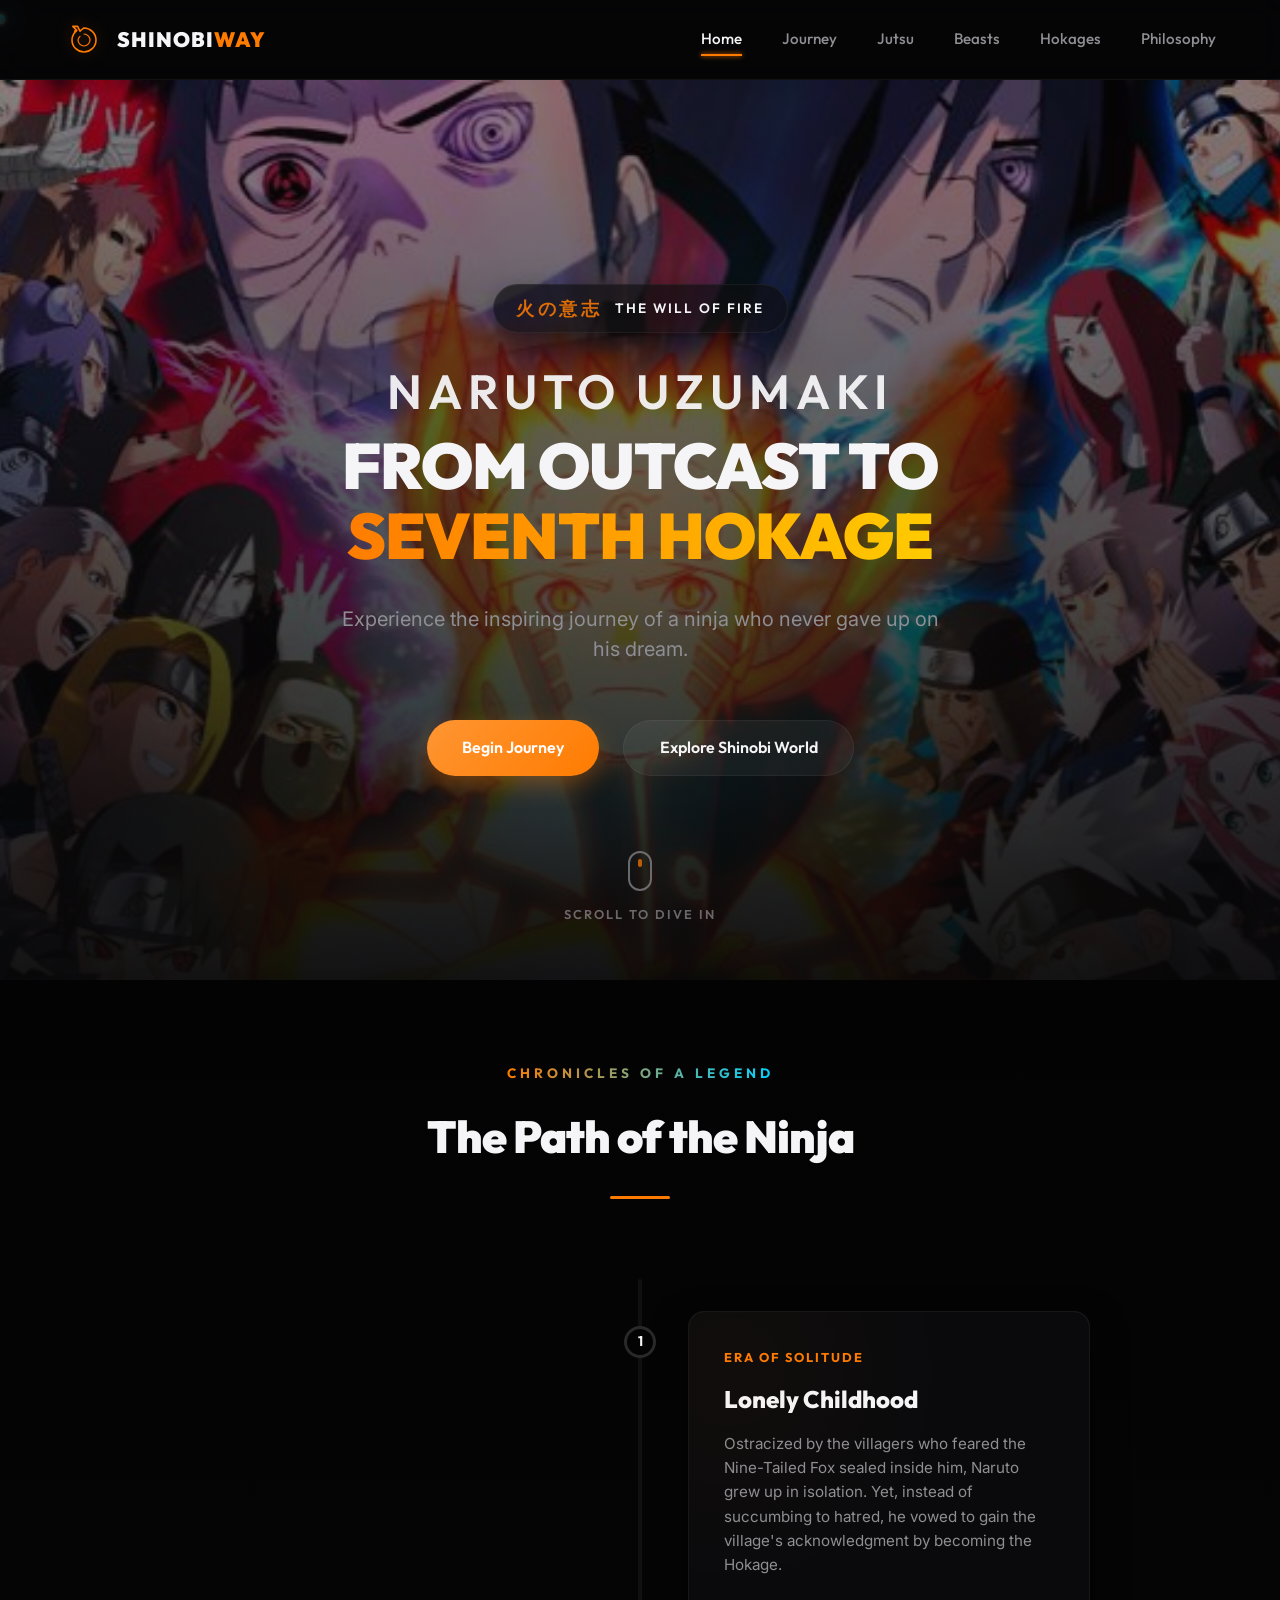
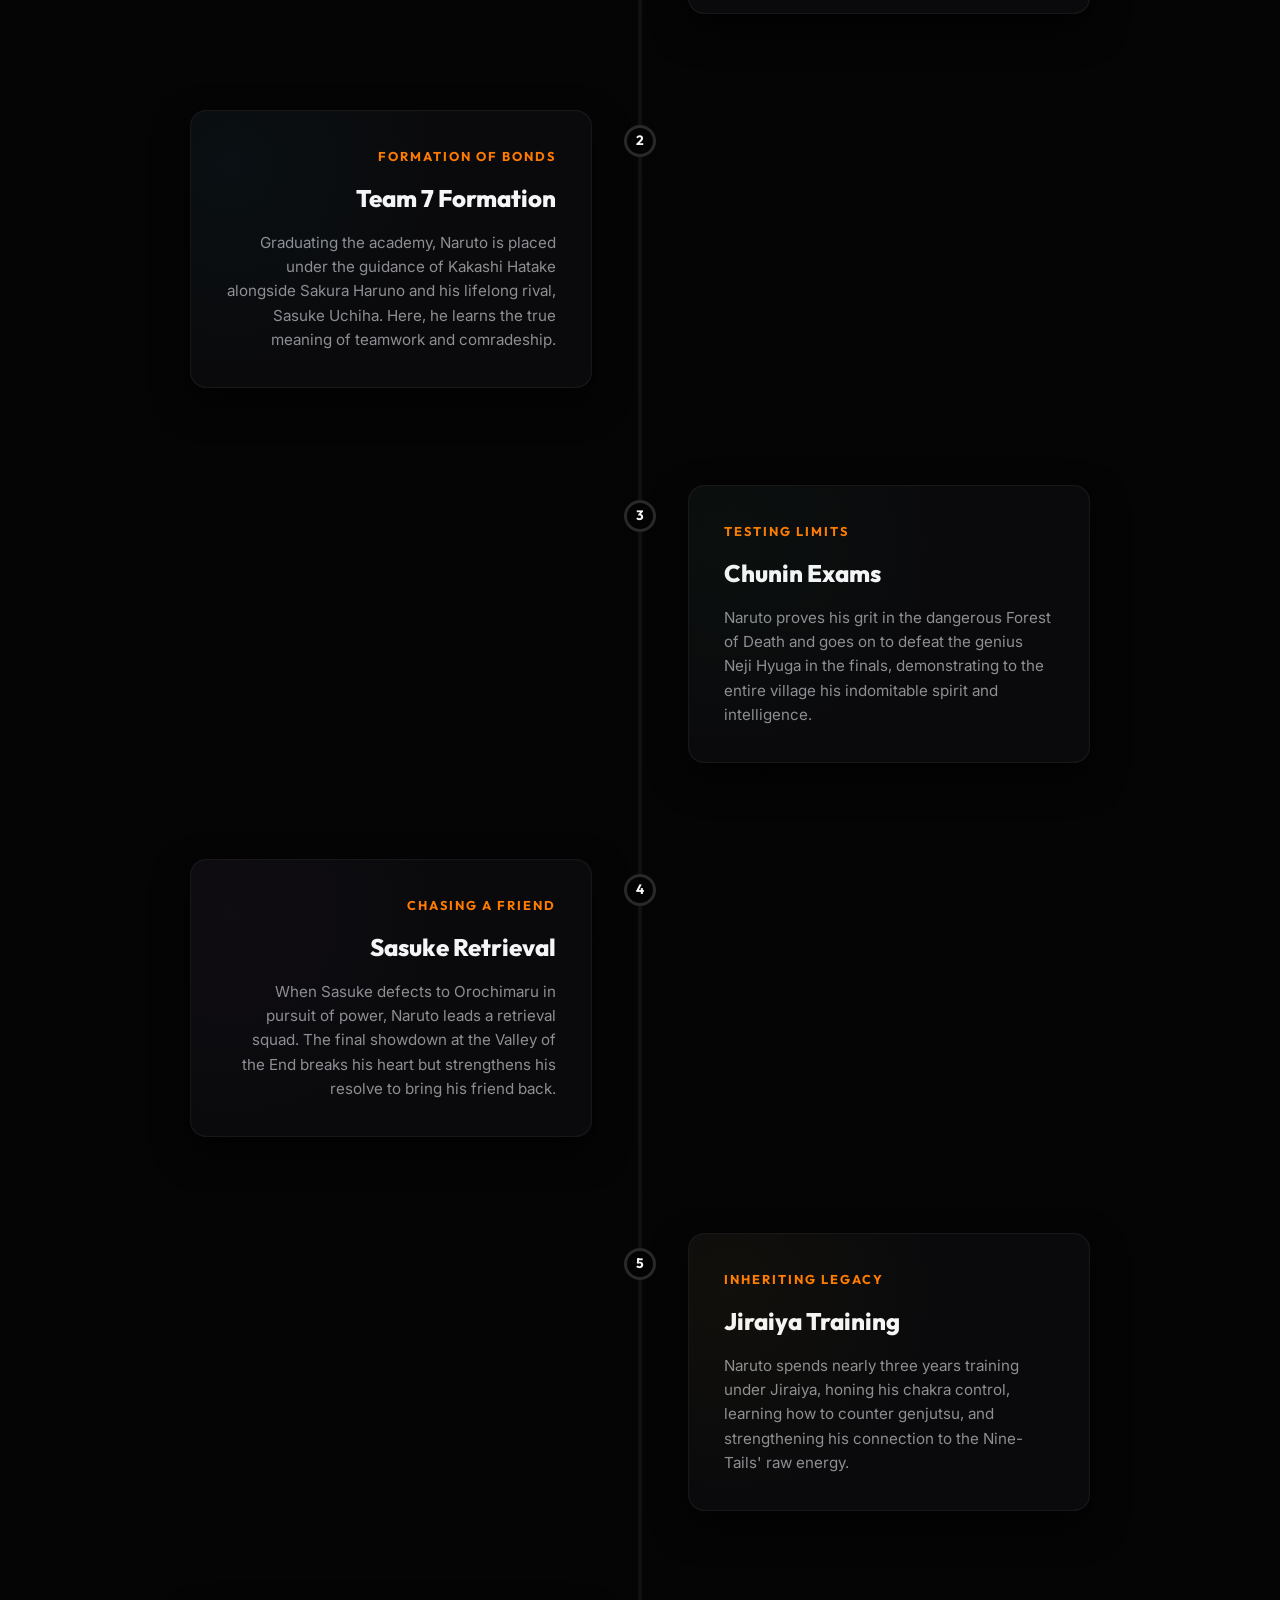
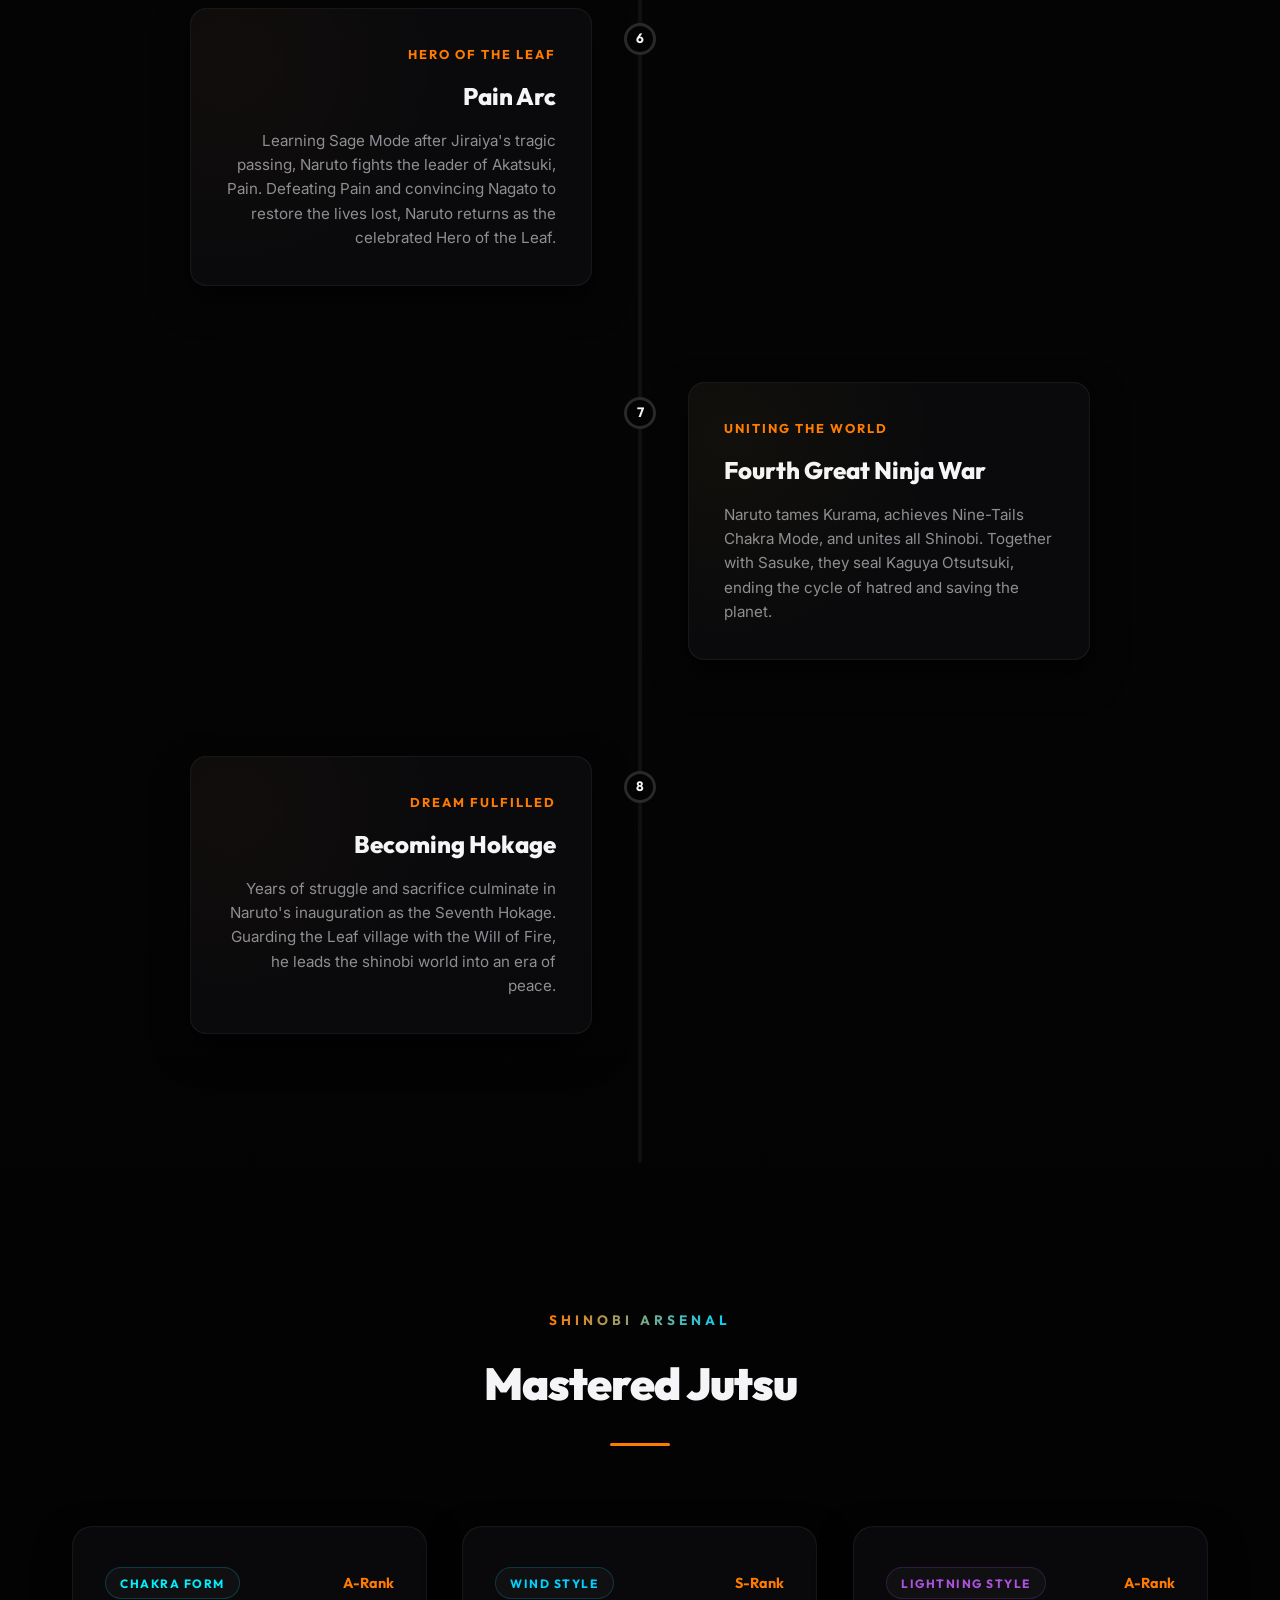
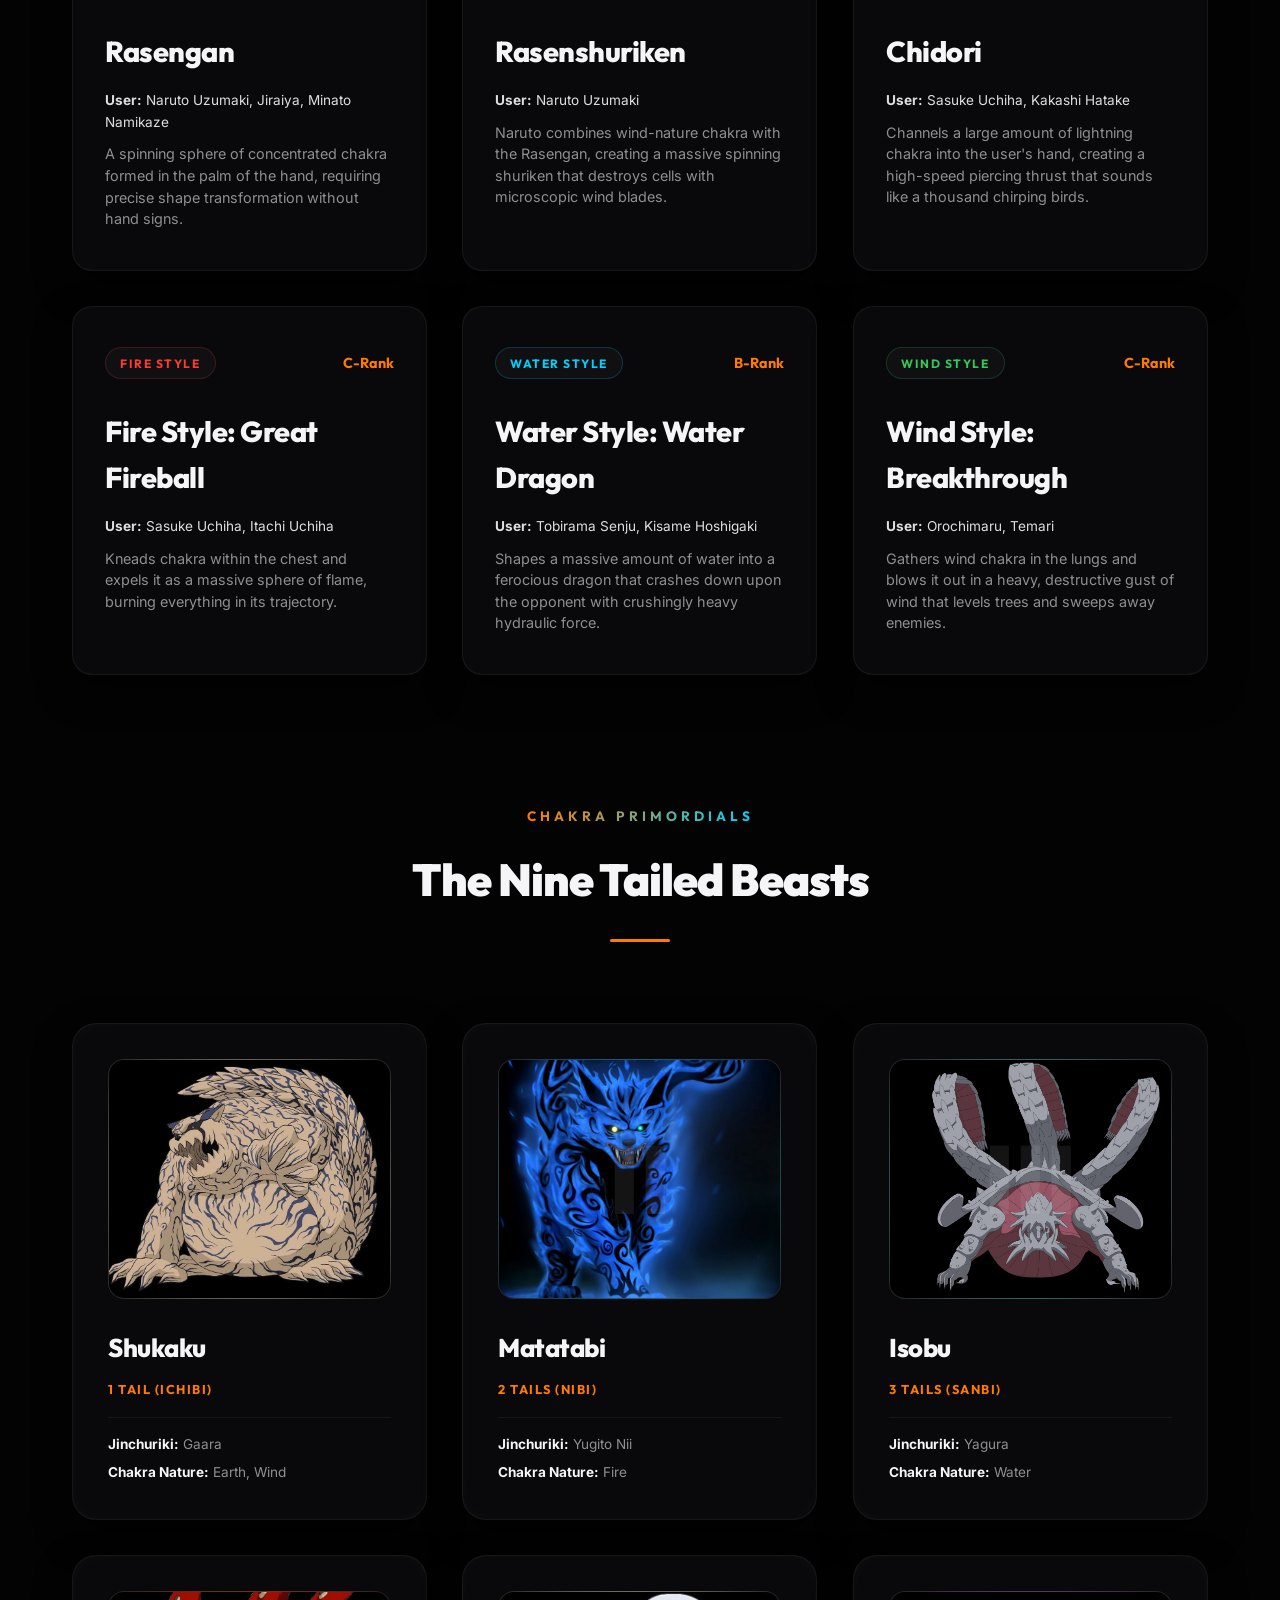
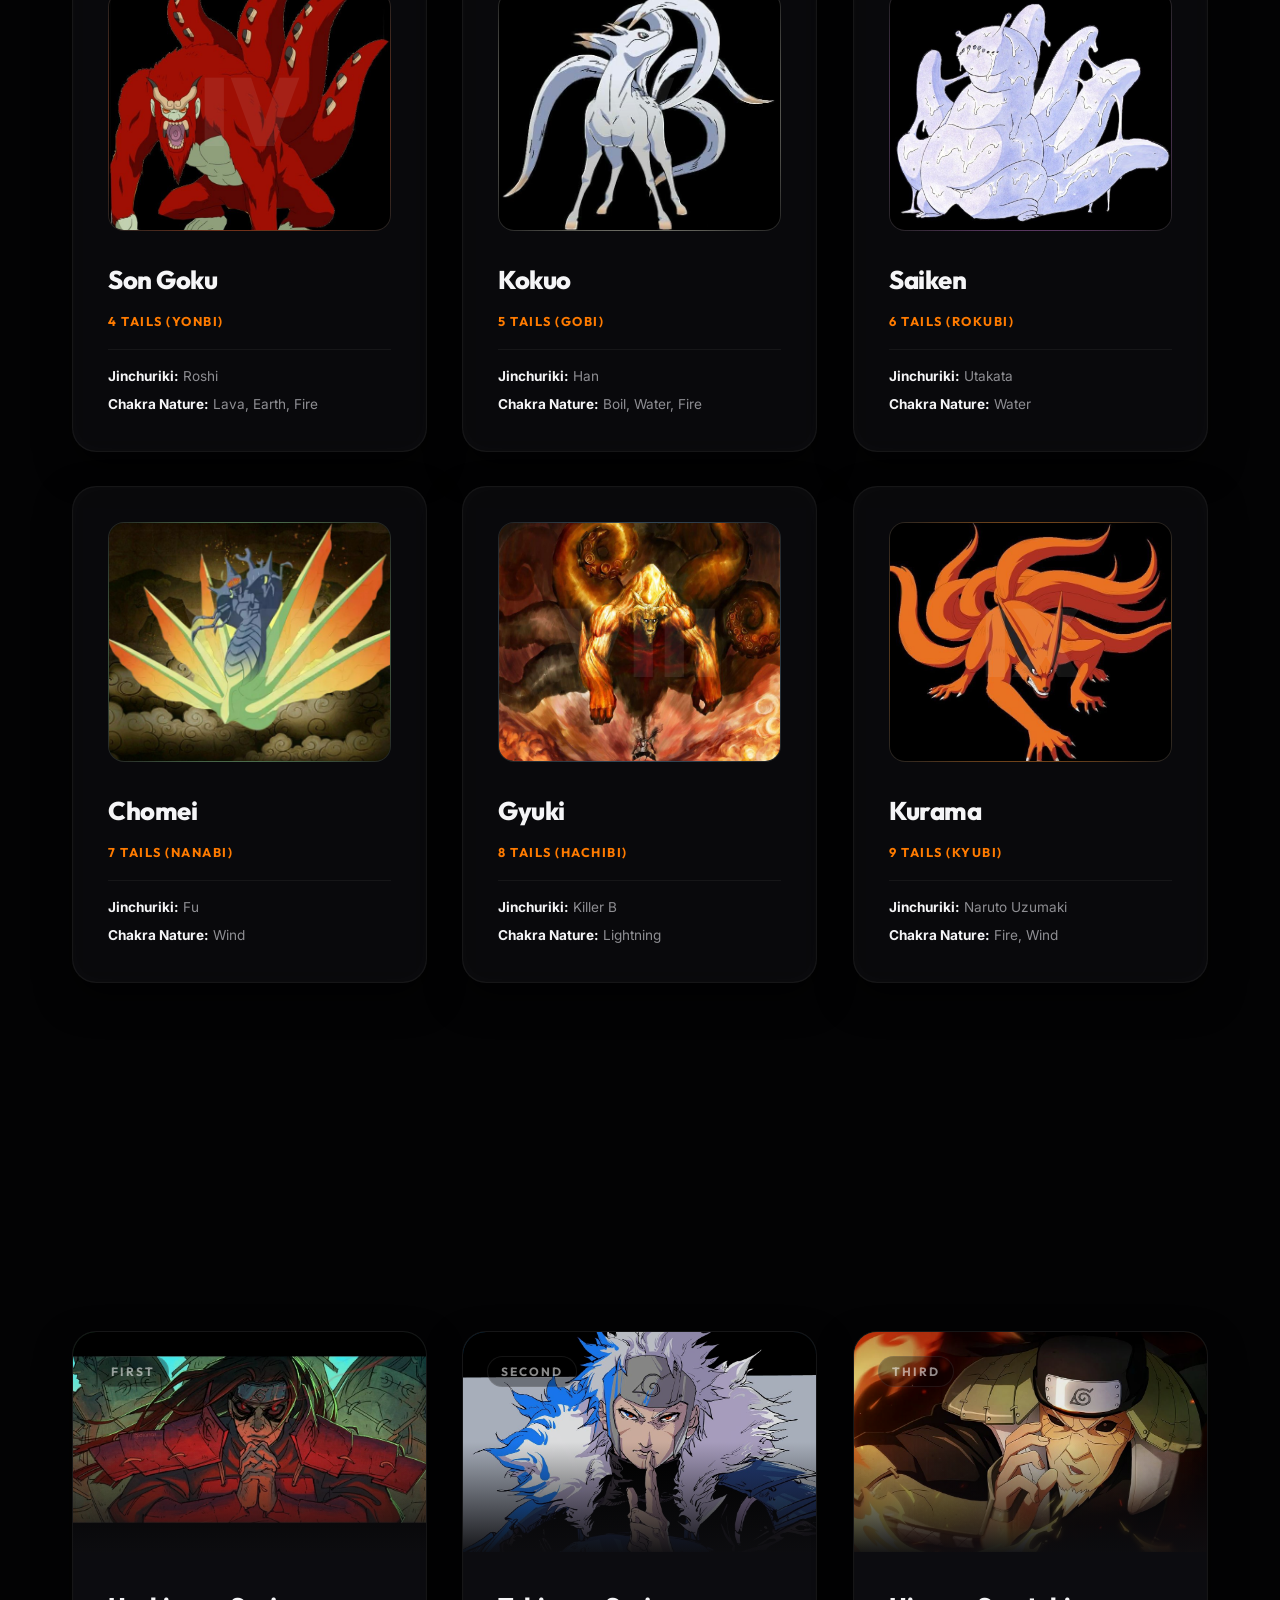
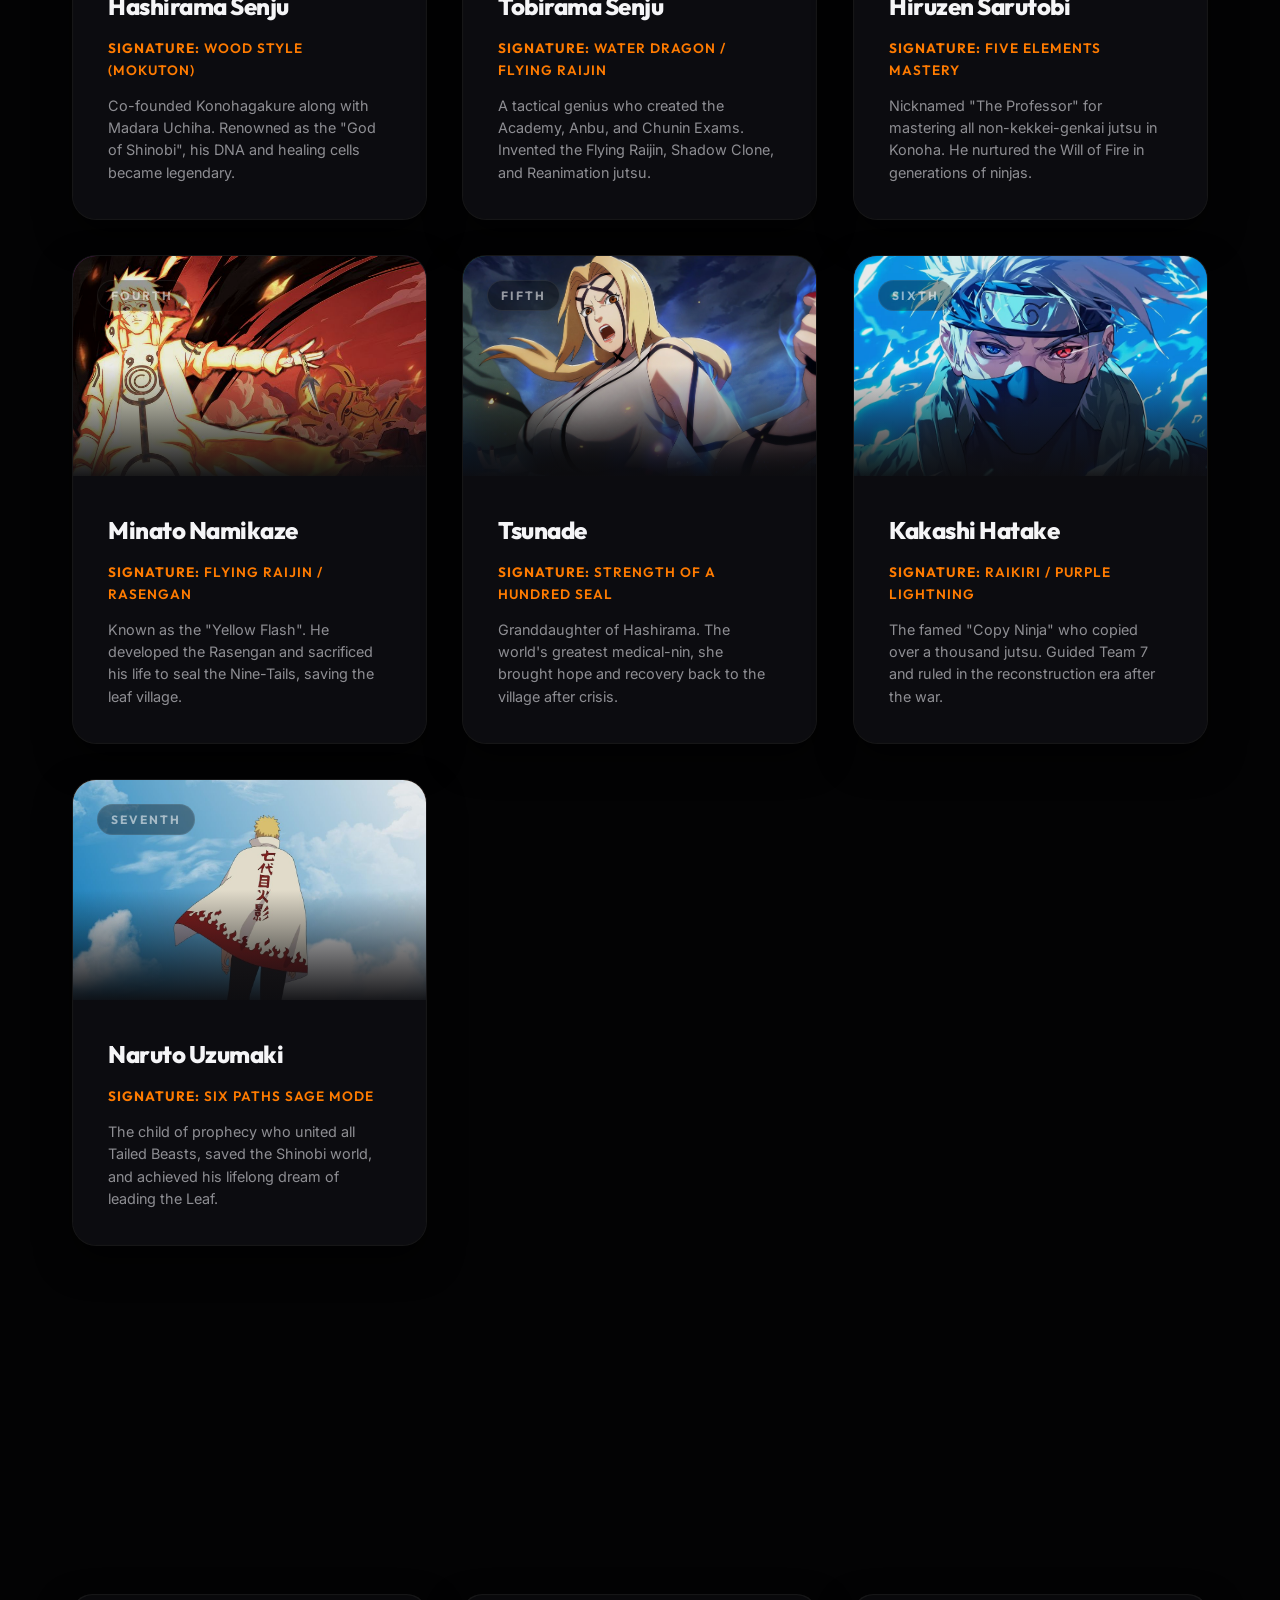
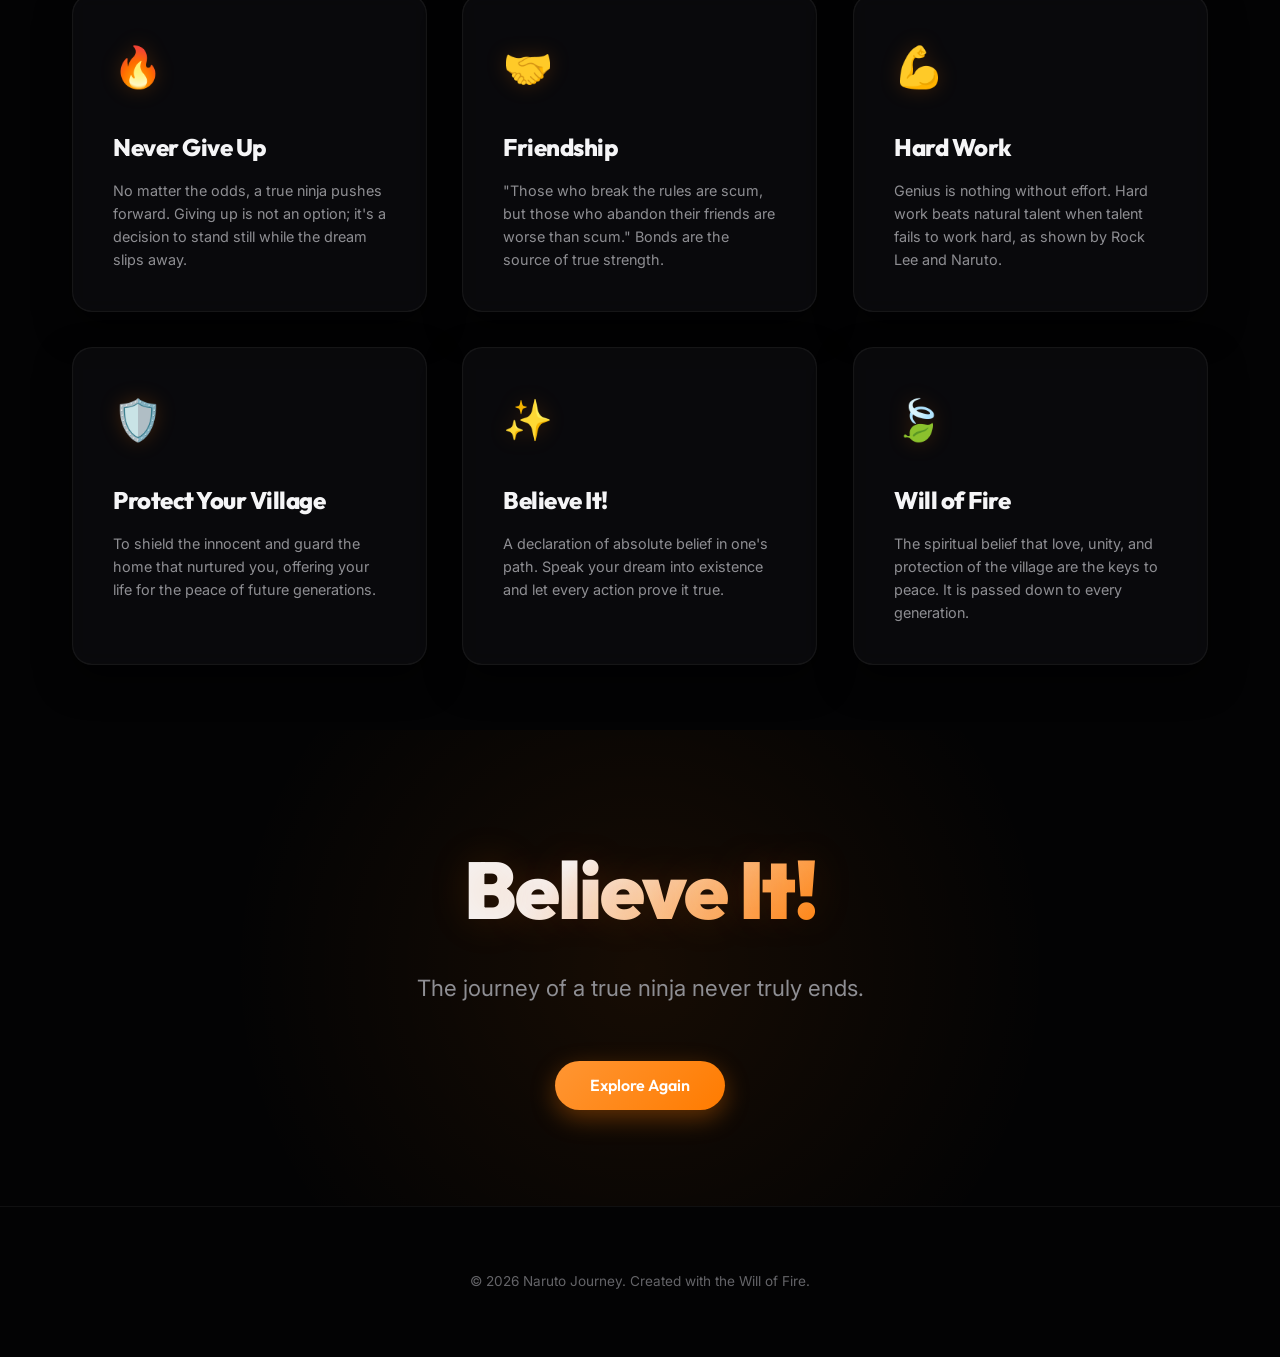
<file: Naruto_project/index.html>
<!DOCTYPE html>
<html lang="en">

<head>
    <meta charset="UTF-8">
    <meta name="viewport" content="width=device-width, initial-scale=1.0">
    <meta name="description"
        content="Experience the epic journey of Naruto Uzumaki, from a lonely outcast to the Seventh Hokage. Explore interactive jutsu cards, tailed beast profiles, and the Hokage gallery.">
    <title>🍥 Naruto Journey | From Outcast to Seventh Hokage</title>
    <!-- Google Fonts -->
    <link rel="preconnect" href="https://fonts.googleapis.com">
    <link rel="preconnect" href="https://fonts.gstatic.com" crossorigin>
    <link
        href="https://fonts.googleapis.com/css2?family=Outfit:wght@300;400;600;800;900&family=Inter:wght@300;400;500;700&display=swap"
        rel="stylesheet">
    <!-- Main Stylesheet -->
    <link rel="stylesheet" href="style.css">
</head>

<body>
    <!-- Global Ambient Canvas Background -->
    <canvas id="bg-canvas"></canvas>

    <!-- Scroll Progress Indicator -->
    <div id="scroll-progress"></div>

    <!-- Navigation Header -->
    <header class="main-header">
        <div class="logo">
            <svg class="leaf-emblem" viewBox="0 0 100 100" width="40" height="40">
                <path
                    d="M50 20 C65 20 80 32 80 50 C80 68 65 80 50 80 C35 80 20 68 20 50 C20 40 25 32 32 26 L22 16 L34 16 L40 28 C43 25 46 23 50 20 Z"
                    fill="none" stroke="currentColor" stroke-width="4" stroke-linecap="round" stroke-linejoin="round" />
                <path d="M50 35 C58 35 65 42 65 50 C65 58 58 65 50 65 C42 65 35 58 35 50 C35 48 37 44 40 41" fill="none"
                    stroke="currentColor" stroke-width="3" stroke-linecap="round" />
                <circle cx="28" cy="28" r="3" fill="currentColor" />
            </svg>
            <span class="logo-text">SHINOBI<span class="orange-text">WAY</span></span>
        </div>
        <nav class="nav-menu">
            <a href="#hero" class="nav-link active">Home</a>
            <a href="#timeline" class="nav-link">Journey</a>
            <a href="#jutsu" class="nav-link">Jutsu</a>
            <a href="#tailed-beasts" class="nav-link">Beasts</a>
            <a href="#hokages" class="nav-link">Hokages</a>
            <a href="#values" class="nav-link">Philosophy</a>
        </nav>
        <button class="btn btn-menu-toggle" aria-label="Toggle Menu">
            <span></span>
            <span></span>
            <span></span>
        </button>
    </header>

    <!-- Hero Section -->
    <section id="hero" class="hero-section">
        <div class="hero-glow"></div>
        <div class="container hero-container">
            <div class="hero-badge reveal-fade-up">
                <span class="japanese-char">火の意志</span>
                <span class="badge-text">The Will of Fire</span>
            </div>
            <h1 class="hero-title reveal-fade-up">
                <span class="title-top">NARUTO UZUMAKI</span>
                <span class="title-bottom">FROM OUTCAST TO <span class="gradient-text">SEVENTH HOKAGE</span></span>
            </h1>
            <p class="hero-subtitle reveal-fade-up">
                Experience the inspiring journey of a ninja who never gave up on his dream.
            </p>
            <div class="hero-actions reveal-fade-up">
                <a href="#timeline" class="btn btn-primary magnetic" id="btn-begin">Begin Journey</a>
                <a href="#jutsu" class="btn btn-secondary magnetic" id="btn-explore">Explore Shinobi World</a>
            </div>
        </div>
        <div class="scroll-down-indicator">
            <span class="mouse-icon"><span class="wheel"></span></span>
            <span class="indicator-text">Scroll to Dive In</span>
        </div>
    </section>

    <!-- Naruto's Journey Timeline Section -->
    <section id="timeline" class="timeline-section">
        <div class="container">
            <div class="section-header reveal-fade-up">
                <span class="section-subtitle">Chronicles of a Legend</span>
                <h2 class="section-title">The Path of the Ninja</h2>
                <div class="header-line"></div>
            </div>

            <div class="timeline-wrapper">
                <div class="timeline-progress-line">
                    <div class="timeline-progress-fill"></div>
                </div>

                <!-- Milestone 1 -->
                <div class="timeline-item reveal-slide-left">
                    <div class="timeline-dot">1</div>
                    <div class="timeline-content">
                        <span class="milestone-date">Era of Solitude</span>
                        <h3>Lonely Childhood</h3>
                        <p>Ostracized by the villagers who feared the Nine-Tailed Fox sealed inside him, Naruto grew up
                            in isolation. Yet, instead of succumbing to hatred, he vowed to gain the village's
                            acknowledgment by becoming the Hokage.</p>
                        <div class="card-bg-gradient orange-glow"></div>
                    </div>
                </div>

                <!-- Milestone 2 -->
                <div class="timeline-item reveal-slide-right">
                    <div class="timeline-dot">2</div>
                    <div class="timeline-content">
                        <span class="milestone-date">Formation of Bonds</span>
                        <h3>Team 7 Formation</h3>
                        <p>Graduating the academy, Naruto is placed under the guidance of Kakashi Hatake alongside
                            Sakura Haruno and his lifelong rival, Sasuke Uchiha. Here, he learns the true meaning of
                            teamwork and comradeship.</p>
                        <div class="card-bg-gradient blue-glow"></div>
                    </div>
                </div>

                <!-- Milestone 3 -->
                <div class="timeline-item reveal-slide-left">
                    <div class="timeline-dot">3</div>
                    <div class="timeline-content">
                        <span class="milestone-date">Testing Limits</span>
                        <h3>Chunin Exams</h3>
                        <p>Naruto proves his grit in the dangerous Forest of Death and goes on to defeat the genius Neji
                            Hyuga in the finals, demonstrating to the entire village his indomitable spirit and
                            intelligence.</p>
                        <div class="card-bg-gradient green-glow"></div>
                    </div>
                </div>

                <!-- Milestone 4 -->
                <div class="timeline-item reveal-slide-right">
                    <div class="timeline-dot">4</div>
                    <div class="timeline-content">
                        <span class="milestone-date">Chasing a Friend</span>
                        <h3>Sasuke Retrieval</h3>
                        <p>When Sasuke defects to Orochimaru in pursuit of power, Naruto leads a retrieval squad. The
                            final showdown at the Valley of the End breaks his heart but strengthens his resolve to
                            bring his friend back.</p>
                        <div class="card-bg-gradient purple-glow"></div>
                    </div>
                </div>

                <!-- Milestone 5 -->
                <div class="timeline-item reveal-slide-left">
                    <div class="timeline-dot">5</div>
                    <div class="timeline-content">
                        <span class="milestone-date">Inheriting Legacy</span>
                        <h3>Jiraiya Training</h3>
                        <p>Naruto spends nearly three years training under Jiraiya, honing his chakra control, learning
                            how to counter genjutsu, and strengthening his connection to the Nine-Tails' raw energy.</p>
                        <div class="card-bg-gradient gold-glow"></div>
                    </div>
                </div>

                <!-- Milestone 6 -->
                <div class="timeline-item reveal-slide-right">
                    <div class="timeline-dot">6</div>
                    <div class="timeline-content">
                        <span class="milestone-date">Hero of the Leaf</span>
                        <h3>Pain Arc</h3>
                        <p>Learning Sage Mode after Jiraiya's tragic passing, Naruto fights the leader of Akatsuki,
                            Pain. Defeating Pain and convincing Nagato to restore the lives lost, Naruto returns as the
                            celebrated Hero of the Leaf.</p>
                        <div class="card-bg-gradient orange-glow"></div>
                    </div>
                </div>

                <!-- Milestone 7 -->
                <div class="timeline-item reveal-slide-left">
                    <div class="timeline-dot">7</div>
                    <div class="timeline-content">
                        <span class="milestone-date">Uniting the World</span>
                        <h3>Fourth Great Ninja War</h3>
                        <p>Naruto tames Kurama, achieves Nine-Tails Chakra Mode, and unites all Shinobi. Together with
                            Sasuke, they seal Kaguya Otsutsuki, ending the cycle of hatred and saving the planet.</p>
                        <div class="card-bg-gradient gold-glow"></div>
                    </div>
                </div>

                <!-- Milestone 8 -->
                <div class="timeline-item reveal-slide-right">
                    <div class="timeline-dot">8</div>
                    <div class="timeline-content">
                        <span class="milestone-date">Dream Fulfilled</span>
                        <h3>Becoming Hokage</h3>
                        <p>Years of struggle and sacrifice culminate in Naruto's inauguration as the Seventh Hokage.
                            Guarding the Leaf village with the Will of Fire, he leads the shinobi world into an era of
                            peace.</p>
                        <div class="card-bg-gradient orange-glow"></div>
                    </div>
                </div>
            </div>
        </div>
    </section>

    <!-- Ninja Techniques (Jutsu) Section -->
    <section id="jutsu" class="jutsu-section">
        <div class="container">
            <div class="section-header reveal-fade-up">
                <span class="section-subtitle">Shinobi Arsenal</span>
                <h2 class="section-title">Mastered Jutsu</h2>
                <div class="header-line"></div>
            </div>

            <div class="jutsu-grid">
                <!-- Rasengan -->
                <div class="jutsu-card reveal-fade-up" data-jutsu="rasengan" data-tilt>
                    <div class="jutsu-hover-image" style="background-image: url('assets/images/jutsu/rasengan.jpg');"></div>
                    <div class="jutsu-info">
                        <div class="jutsu-header">
                            <span class="jutsu-nature nature-cyan">Chakra Form</span>
                            <span class="jutsu-rank">A-Rank</span>
                        </div>
                        <h3>Rasengan</h3>
                        <p class="jutsu-user"><strong>User:</strong> Naruto Uzumaki, Jiraiya, Minato Namikaze</p>
                        <p class="jutsu-desc">A spinning sphere of concentrated chakra formed in the palm of the hand,
                            requiring precise shape transformation without hand signs.</p>
                    </div>
                </div>

                <!-- Rasenshuriken -->
                <div class="jutsu-card reveal-fade-up" data-jutsu="rasenshuriken" data-tilt>
                    <div class="jutsu-hover-image" style="background-image: url('assets/images/jutsu/rasenshuriken.jpg');"></div>
                    <div class="jutsu-info">
                        <div class="jutsu-header">
                            <span class="jutsu-nature nature-blue">Wind Style</span>
                            <span class="jutsu-rank">S-Rank</span>
                        </div>
                        <h3>Rasenshuriken</h3>
                        <p class="jutsu-user"><strong>User:</strong> Naruto Uzumaki</p>
                        <p class="jutsu-desc">Naruto combines wind-nature chakra with the Rasengan, creating a massive
                            spinning shuriken that destroys cells with microscopic wind blades.</p>
                    </div>
                </div>


                <!-- Chidori -->
                <div class="jutsu-card reveal-fade-up" data-jutsu="chidori" data-tilt>
                    <div class="jutsu-hover-image" style="background-image: url('assets/images/jutsu/chidori.jpg');"></div>
                    <div class="jutsu-info">
                        <div class="jutsu-header">
                            <span class="jutsu-nature nature-purple">Lightning Style</span>
                            <span class="jutsu-rank">A-Rank</span>
                        </div>
                        <h3>Chidori</h3>
                        <p class="jutsu-user"><strong>User:</strong> Sasuke Uchiha, Kakashi Hatake</p>
                        <p class="jutsu-desc">Channels a large amount of lightning chakra into the user's hand, creating
                            a high-speed piercing thrust that sounds like a thousand chirping birds.</p>
                    </div>
                </div>

                <!-- Fire Style: Fireball Jutsu -->
                <div class="jutsu-card reveal-fade-up" data-jutsu="firestyle" data-tilt>
                    <div class="jutsu-hover-image" style="background-image: url('assets/images/jutsu/fireball.jpg');"></div>
                    <div class="jutsu-info">
                        <div class="jutsu-header">
                            <span class="jutsu-nature nature-red">Fire Style</span>
                            <span class="jutsu-rank">C-Rank</span>
                        </div>
                        <h3>Fire Style: Great Fireball</h3>
                        <p class="jutsu-user"><strong>User:</strong> Sasuke Uchiha, Itachi Uchiha</p>
                        <p class="jutsu-desc">Kneads chakra within the chest and expels it as a massive sphere of flame,
                            burning everything in its trajectory.</p>
                    </div>
                </div>

                <!-- Water Style: Water Dragon Bullet -->
                <div class="jutsu-card reveal-fade-up" data-jutsu="waterstyle" data-tilt>
                    <div class="jutsu-hover-image" style="background-image: url('assets/images/jutsu/waterdragon.jpg');"></div>
                    <div class="jutsu-info">
                        <div class="jutsu-header">
                            <span class="jutsu-nature nature-blue">Water Style</span>
                            <span class="jutsu-rank">B-Rank</span>
                        </div>
                        <h3>Water Style: Water Dragon</h3>
                        <p class="jutsu-user"><strong>User:</strong> Tobirama Senju, Kisame Hoshigaki</p>
                        <p class="jutsu-desc">Shapes a massive amount of water into a ferocious dragon that crashes down
                            upon the opponent with crushingly heavy hydraulic force.</p>
                    </div>
                </div>

                <!-- Wind Style: Great Breakthrough -->
                <div class="jutsu-card reveal-fade-up" data-jutsu="windstyle" data-tilt>
                    <div class="jutsu-hover-image" style="background-image: url('assets/images/jutsu/Breakthrough.jpg');"></div>
                    <div class="jutsu-info">
                        <div class="jutsu-header">
                            <span class="jutsu-nature nature-green">Wind Style</span>
                            <span class="jutsu-rank">C-Rank</span>
                        </div>
                        <h3>Wind Style: Breakthrough</h3>
                        <p class="jutsu-user"><strong>User:</strong> Orochimaru, Temari</p>
                        <p class="jutsu-desc">Gathers wind chakra in the lungs and blows it out in a heavy, destructive
                            gust of wind that levels trees and sweeps away enemies.</p>
                    </div>
                </div>

            </div>
        </div>
    </section>

    <!-- Tailed Beasts Section -->
    <section id="tailed-beasts" class="beasts-section">
        <div class="container">
            <div class="section-header reveal-fade-up">
                <span class="section-subtitle">Chakra Primordials</span>
                <h2 class="section-title">The Nine Tailed Beasts</h2>
                <div class="header-line"></div>
            </div>

            <div class="beasts-grid">
                <!-- Shukaku (1) -->
                <div class="beast-card reveal-fade-up" data-tilt data-beast-glow="rgba(210, 180, 140, 0.4)">
                    <div class="beast-avatar sand-theme">
                        <img src="assets/images/Beasts/1.jpg" alt="Shukaku" class="beast-img">
                        <span class="beast-number-roman">I</span>
                    </div>
                    <div class="beast-content">
                        <h3>Shukaku</h3>
                        <span class="beast-tails">1 Tail (Ichibi)</span>
                        <div class="beast-stats">
                            <div><strong>Jinchuriki:</strong> Gaara</div>
                            <div><strong>Chakra Nature:</strong> Earth, Wind</div>
                        </div>
                    </div>
                </div>

                <!-- Matatabi (2) -->
                <div class="beast-card reveal-fade-up" data-tilt data-beast-glow="rgba(0, 191, 255, 0.4)">
                    <div class="beast-avatar fire-blue-theme">
                        <img src="assets/images/Beasts/2.jpg" alt="Matatabi" class="beast-img">
                        <span class="beast-number-roman">II</span>
                    </div>
                    <div class="beast-content">
                        <h3>Matatabi</h3>
                        <span class="beast-tails">2 Tails (Nibi)</span>
                        <div class="beast-stats">
                            <div><strong>Jinchuriki:</strong> Yugito Nii</div>
                            <div><strong>Chakra Nature:</strong> Fire</div>
                        </div>
                    </div>
                </div>

                <!-- Isobu (3) -->
                <div class="beast-card reveal-fade-up" data-tilt data-beast-glow="rgba(72, 209, 204, 0.4)">
                    <div class="beast-avatar water-green-theme">
                        <img src="assets/images/Beasts/3.jpg" alt="Isobu" class="beast-img">
                        <span class="beast-number-roman">III</span>
                    </div>
                    <div class="beast-content">
                        <h3>Isobu</h3>
                        <span class="beast-tails">3 Tails (Sanbi)</span>
                        <div class="beast-stats">
                            <div><strong>Jinchuriki:</strong> Yagura</div>
                            <div><strong>Chakra Nature:</strong> Water</div>
                        </div>
                    </div>
                </div>

                <!-- Son Goku (4) -->
                <div class="beast-card reveal-fade-up" data-tilt data-beast-glow="rgba(220, 20, 60, 0.4)">
                    <div class="beast-avatar lava-theme">
                        <img src="assets/images/Beasts/4.jpg" alt="Son Goku" class="beast-img">
                        <span class="beast-number-roman">IV</span>
                    </div>
                    <div class="beast-content">
                        <h3>Son Goku</h3>
                        <span class="beast-tails">4 Tails (Yonbi)</span>
                        <div class="beast-stats">
                            <div><strong>Jinchuriki:</strong> Roshi</div>
                            <div><strong>Chakra Nature:</strong> Lava, Earth, Fire</div>
                        </div>
                    </div>
                </div>

                <!-- Kokuo (5) -->
                <div class="beast-card reveal-fade-up" data-tilt data-beast-glow="rgba(245, 245, 220, 0.3)">
                    <div class="beast-avatar steam-theme">
                        <img src="assets/images/Beasts/5.jpg" alt="Kokuo" class="beast-img">
                        <span class="beast-number-roman">V</span>
                    </div>
                    <div class="beast-content">
                        <h3>Kokuo</h3>
                        <span class="beast-tails">5 Tails (Gobi)</span>
                        <div class="beast-stats">
                            <div><strong>Jinchuriki:</strong> Han</div>
                            <div><strong>Chakra Nature:</strong> Boil, Water, Fire</div>
                        </div>
                    </div>
                </div>

                <!-- Saiken (6) -->
                <div class="beast-card reveal-fade-up" data-tilt data-beast-glow="rgba(186, 85, 211, 0.3)">
                    <div class="beast-avatar bubble-theme">
                        <img src="assets/images/Beasts/6.jpg" alt="Saiken" class="beast-img">
                        <span class="beast-number-roman">VI</span>
                    </div>
                    <div class="beast-content">
                        <h3>Saiken</h3>
                        <span class="beast-tails">6 Tails (Rokubi)</span>
                        <div class="beast-stats">
                            <div><strong>Jinchuriki:</strong> Utakata</div>
                            <div><strong>Chakra Nature:</strong> Water</div>
                        </div>
                    </div>
                </div>

                <!-- Chomei (7) -->
                <div class="beast-card reveal-fade-up" data-tilt data-beast-glow="rgba(144, 238, 144, 0.4)">
                    <div class="beast-avatar wing-theme">
                        <img src="assets/images/Beasts/7.jpg" alt="Chomei" class="beast-img">
                        <span class="beast-number-roman">VII</span>
                    </div>
                    <div class="beast-content">
                        <h3>Chomei</h3>
                        <span class="beast-tails">7 Tails (Nanabi)</span>
                        <div class="beast-stats">
                            <div><strong>Jinchuriki:</strong> Fu</div>
                            <div><strong>Chakra Nature:</strong> Wind</div>
                        </div>
                    </div>
                </div>

                <!-- Gyuki (8) -->
                <div class="beast-card reveal-fade-up" data-tilt data-beast-glow="rgba(70, 130, 180, 0.4)">
                    <div class="beast-avatar ink-theme">
                        <img src="assets/images/Beasts/8.jpg" alt="Gyuki" class="beast-img">
                        <span class="beast-number-roman">VIII</span>
                    </div>
                    <div class="beast-content">
                        <h3>Gyuki</h3>
                        <span class="beast-tails">8 Tails (Hachibi)</span>
                        <div class="beast-stats">
                            <div><strong>Jinchuriki:</strong> Killer B</div>
                            <div><strong>Chakra Nature:</strong> Lightning</div>
                        </div>
                    </div>
                </div>

                <!-- Kurama (9) -->
                <div class="beast-card reveal-fade-up" data-tilt data-beast-glow="rgba(255, 122, 0, 0.5)">
                    <div class="beast-avatar kurama-theme">
                        <img src="assets/images/Beasts/9.jpg" alt="Kurama" class="beast-img">
                        <span class="beast-number-roman">IX</span>
                    </div>
                    <div class="beast-content">
                        <h3>Kurama</h3>
                        <span class="beast-tails">9 Tails (Kyubi)</span>
                        <div class="beast-stats">
                            <div><strong>Jinchuriki:</strong> Naruto Uzumaki</div>
                            <div><strong>Chakra Nature:</strong> Fire, Wind</div>
                        </div>
                    </div>
                </div>
            </div>
        </div>
    </section>

    <!-- Hokages Gallery Section -->
    <section id="hokages" class="hokages-section">
        <div class="container">
            <div class="section-header reveal-fade-up">
                <span class="section-subtitle">Leaders of the Leaf</span>
                <h2 class="section-title">The Seven Hokages</h2>
                <div class="header-line"></div>
            </div>

            <div class="hokages-grid">
                <!-- Hashirama -->
                <div class="hokage-card reveal-fade-up" data-tilt>
                    <div class="hokage-portrait wood-style">
                        <img src="assets/images/Hokages/Hashirama_senju.jpg" alt="Hashirama Senju" class="hokage-img">
                        <div class="portrait-gradient"></div>
                        <span class="hokage-rank-num">First</span>
                    </div>
                    <div class="hokage-info">
                        <h3>Hashirama Senju</h3>
                        <span class="hokage-ability"><strong>Signature:</strong> Wood Style (Mokuton)</span>
                        <p class="hokage-desc">Co-founded Konohagakure along with Madara Uchiha. Renowned as the "God of
                            Shinobi", his DNA and healing cells became legendary.</p>
                    </div>
                </div>

                <!-- Tobirama -->
                <div class="hokage-card reveal-fade-up" data-tilt>
                    <div class="hokage-portrait water-style">
                        <img src="assets/images/Hokages/tobirama_senju.jpg" alt="Tobirama Senju" class="hokage-img">
                        <div class="portrait-gradient"></div>
                        <span class="hokage-rank-num">Second</span>
                    </div>
                    <div class="hokage-info">
                        <h3>Tobirama Senju</h3>
                        <span class="hokage-ability"><strong>Signature:</strong> Water Dragon / Flying Raijin</span>
                        <p class="hokage-desc">A tactical genius who created the Academy, Anbu, and Chunin Exams.
                            Invented the Flying Raijin, Shadow Clone, and Reanimation jutsu.</p>
                    </div>
                </div>

                <!-- Hiruzen -->
                <div class="hokage-card reveal-fade-up" data-tilt>
                    <div class="hokage-portrait earth-style">
                        <img src="assets/images/Hokages/Hiruzen_sarutobi.jpg" alt="Hiruzen Sarutobi" class="hokage-img">
                        <div class="portrait-gradient"></div>
                        <span class="hokage-rank-num">Third</span>
                    </div>
                    <div class="hokage-info">
                        <h3>Hiruzen Sarutobi</h3>
                        <span class="hokage-ability"><strong>Signature:</strong> Five Elements Mastery</span>
                        <p class="hokage-desc">Nicknamed "The Professor" for mastering all non-kekkei-genkai jutsu in
                            Konoha. He nurtured the Will of Fire in generations of ninjas.</p>
                    </div>
                </div>

                <!-- Minato -->
                <div class="hokage-card reveal-fade-up" data-tilt>
                    <div class="hokage-portrait lightning-style">
                        <img src="assets/images/Hokages/Minato_namikaze.jpg" alt="Minato Namikaze" class="hokage-img">
                        <div class="portrait-gradient"></div>
                        <span class="hokage-rank-num">Fourth</span>
                    </div>
                    <div class="hokage-info">
                        <h3>Minato Namikaze</h3>
                        <span class="hokage-ability"><strong>Signature:</strong> Flying Raijin / Rasengan</span>
                        <p class="hokage-desc">Known as the "Yellow Flash". He developed the Rasengan and sacrificed his
                            life to seal the Nine-Tails, saving the leaf village.</p>
                    </div>
                </div>

                <!-- Tsunade -->
                <div class="hokage-card reveal-fade-up" data-tilt>
                    <div class="hokage-portrait heal-style">
                        <img src="assets/images/Hokages/Tsunade_senju.jpg" alt="Tsunade" class="hokage-img">
                        <div class="portrait-gradient"></div>
                        <span class="hokage-rank-num">Fifth</span>
                    </div>
                    <div class="hokage-info">
                        <h3>Tsunade</h3>
                        <span class="hokage-ability"><strong>Signature:</strong> Strength of a Hundred Seal</span>
                        <p class="hokage-desc">Granddaughter of Hashirama. The world's greatest medical-nin, she brought
                            hope and recovery back to the village after crisis.</p>
                    </div>
                </div>

                <!-- Kakashi -->
                <div class="hokage-card reveal-fade-up" data-tilt>
                    <div class="hokage-portrait copy-style">
                        <img src="assets/images/Hokages/kakashi_hatake.jpg" alt="Kakashi Hatake" class="hokage-img">
                        <div class="portrait-gradient"></div>
                        <span class="hokage-rank-num">Sixth</span>
                    </div>
                    <div class="hokage-info">
                        <h3>Kakashi Hatake</h3>
                        <span class="hokage-ability"><strong>Signature:</strong> Raikiri / Purple Lightning</span>
                        <p class="hokage-desc">The famed "Copy Ninja" who copied over a thousand jutsu. Guided Team 7
                            and ruled in the reconstruction era after the war.</p>
                    </div>
                </div>

                <!-- Naruto -->
                <div class="hokage-card reveal-fade-up" data-tilt>
                    <div class="hokage-portrait hokage-orange-style">
                        <img src="assets/images/Hokages/Naruto.jpg" alt="Naruto Uzumaki" class="hokage-img">
                        <div class="portrait-gradient"></div>
                        <span class="hokage-rank-num">Seventh</span>
                    </div>
                    <div class="hokage-info">
                        <h3>Naruto Uzumaki</h3>
                        <span class="hokage-ability"><strong>Signature:</strong> Six Paths Sage Mode</span>
                        <p class="hokage-desc">The child of prophecy who united all Tailed Beasts, saved the Shinobi
                            world, and achieved his lifelong dream of leading the Leaf.</p>
                    </div>
                </div>
            </div>
        </div>
    </section>

    <!-- Shinobi Values Section -->
    <section id="values" class="values-section">
        <div class="container">
            <div class="section-header reveal-fade-up">
                <span class="section-subtitle">Way of the Ninja</span>
                <h2 class="section-title">Shinobi Creed</h2>
                <div class="header-line"></div>
            </div>

            <div class="values-grid">
                <!-- Card 1 -->
                <div class="value-card reveal-fade-up">
                    <div class="value-icon">🔥</div>
                    <h3>Never Give Up</h3>
                    <p>No matter the odds, a true ninja pushes forward. Giving up is not an option; it's a decision to
                        stand still while the dream slips away.</p>
                </div>
                <!-- Card 2 -->
                <div class="value-card reveal-fade-up">
                    <div class="value-icon">🤝</div>
                    <h3>Friendship</h3>
                    <p>"Those who break the rules are scum, but those who abandon their friends are worse than scum."
                        Bonds are the source of true strength.</p>
                </div>
                <!-- Card 3 -->
                <div class="value-card reveal-fade-up">
                    <div class="value-icon">💪</div>
                    <h3>Hard Work</h3>
                    <p>Genius is nothing without effort. Hard work beats natural talent when talent fails to work hard,
                        as shown by Rock Lee and Naruto.</p>
                </div>
                <!-- Card 4 -->
                <div class="value-card reveal-fade-up">
                    <div class="value-icon">🛡️</div>
                    <h3>Protect Your Village</h3>
                    <p>To shield the innocent and guard the home that nurtured you, offering your life for the peace of
                        future generations.</p>
                </div>
                <!-- Card 5 -->
                <div class="value-card reveal-fade-up">
                    <div class="value-icon">✨</div>
                    <h3>Believe It!</h3>
                    <p>A declaration of absolute belief in one's path. Speak your dream into existence and let every
                        action prove it true.</p>
                </div>
                <!-- Card 6 -->
                <div class="value-card reveal-fade-up">
                    <div class="value-icon">🍃</div>
                    <h3>Will of Fire</h3>
                    <p>The spiritual belief that love, unity, and protection of the village are the keys to peace. It is
                        passed down to every generation.</p>
                </div>
            </div>
        </div>
    </section>

    <!-- Final CTA Section -->
    <section class="cta-section">
        <div class="container cta-container">
            <h2 class="cta-title reveal-fade-up">Believe It!</h2>
            <p class="cta-subtitle reveal-fade-up">The journey of a true ninja never truly ends.</p>
            <div class="reveal-fade-up">
                <button class="btn btn-primary magnetic" id="btn-explore-again">Explore Again</button>
            </div>
        </div>
    </section>

    <!-- Footer -->
    <footer class="main-footer">
        <div class="container footer-container">
            <p>&copy; 2026 Naruto Journey. Created with the Will of Fire.</p>
        </div>
    </footer>

    <!-- Main JavaScript Code -->
    <script src="script.js"></script>
</body>

</html>
</file>
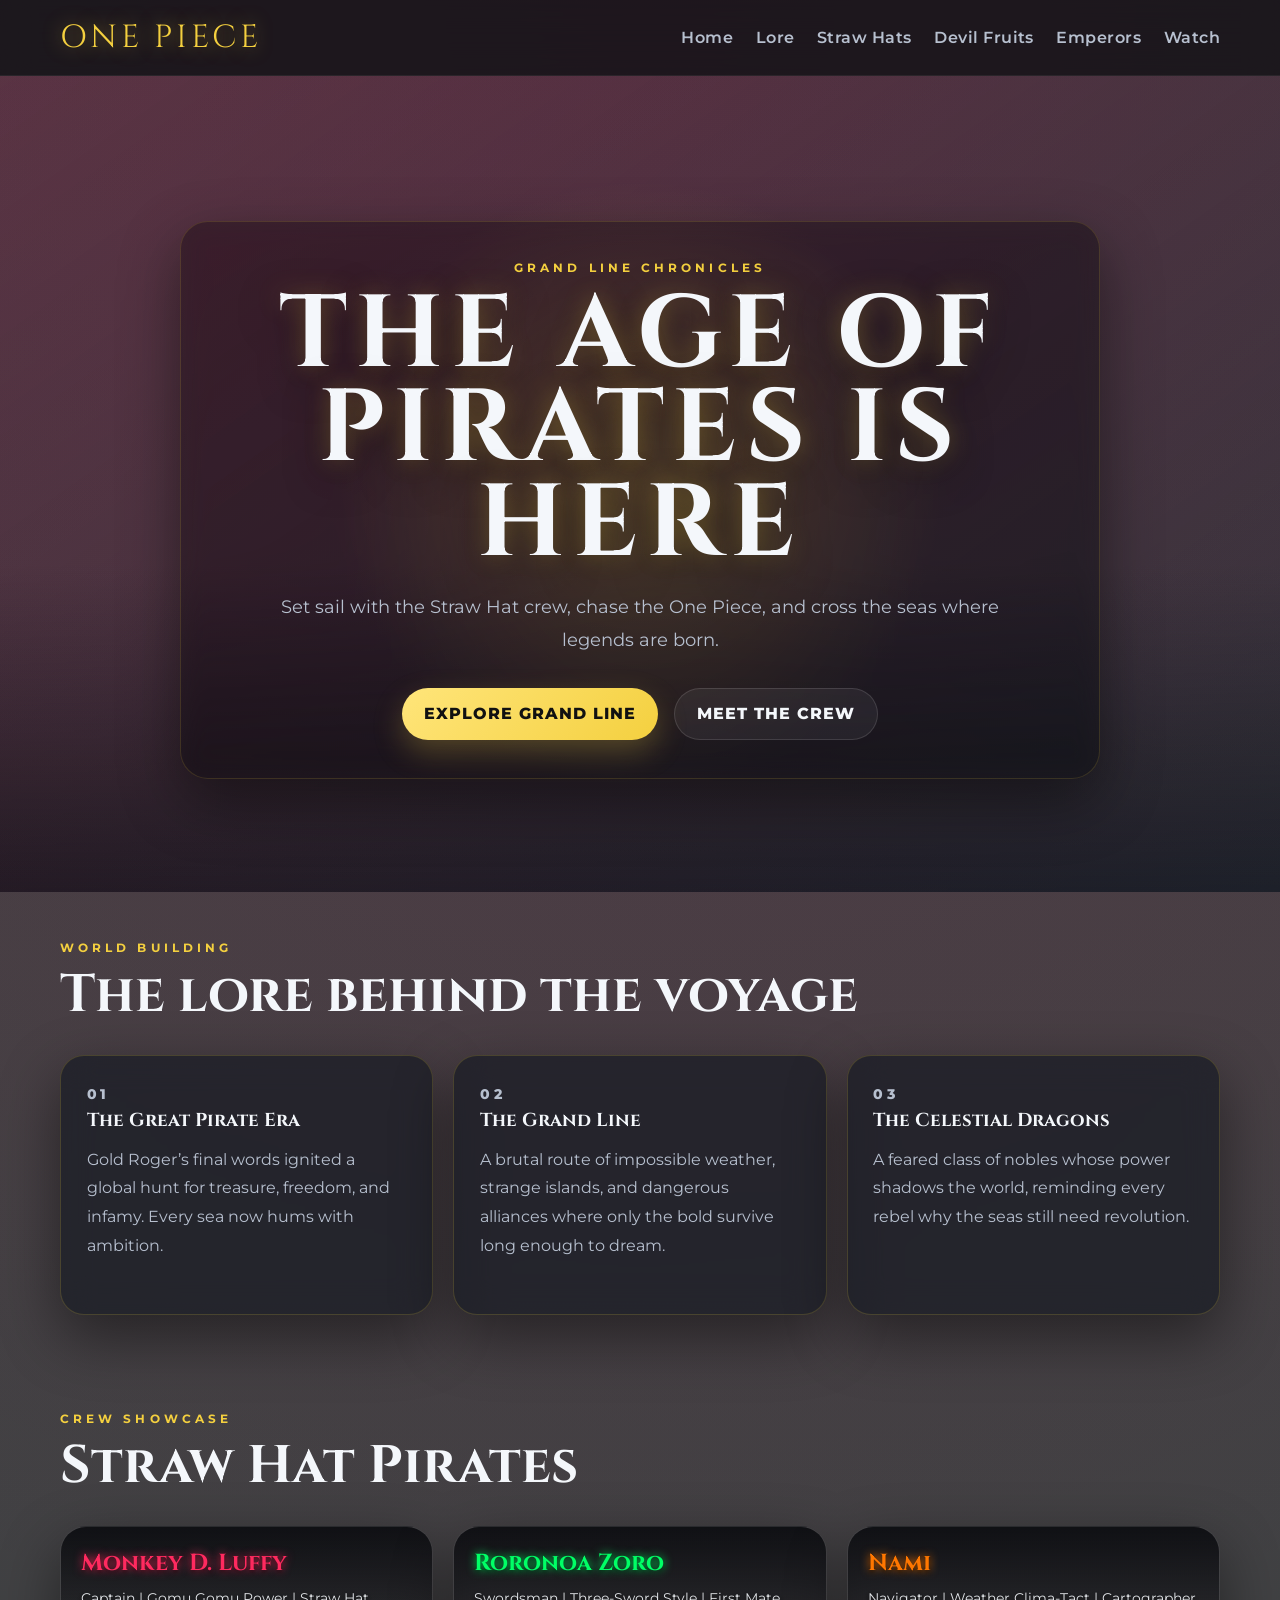
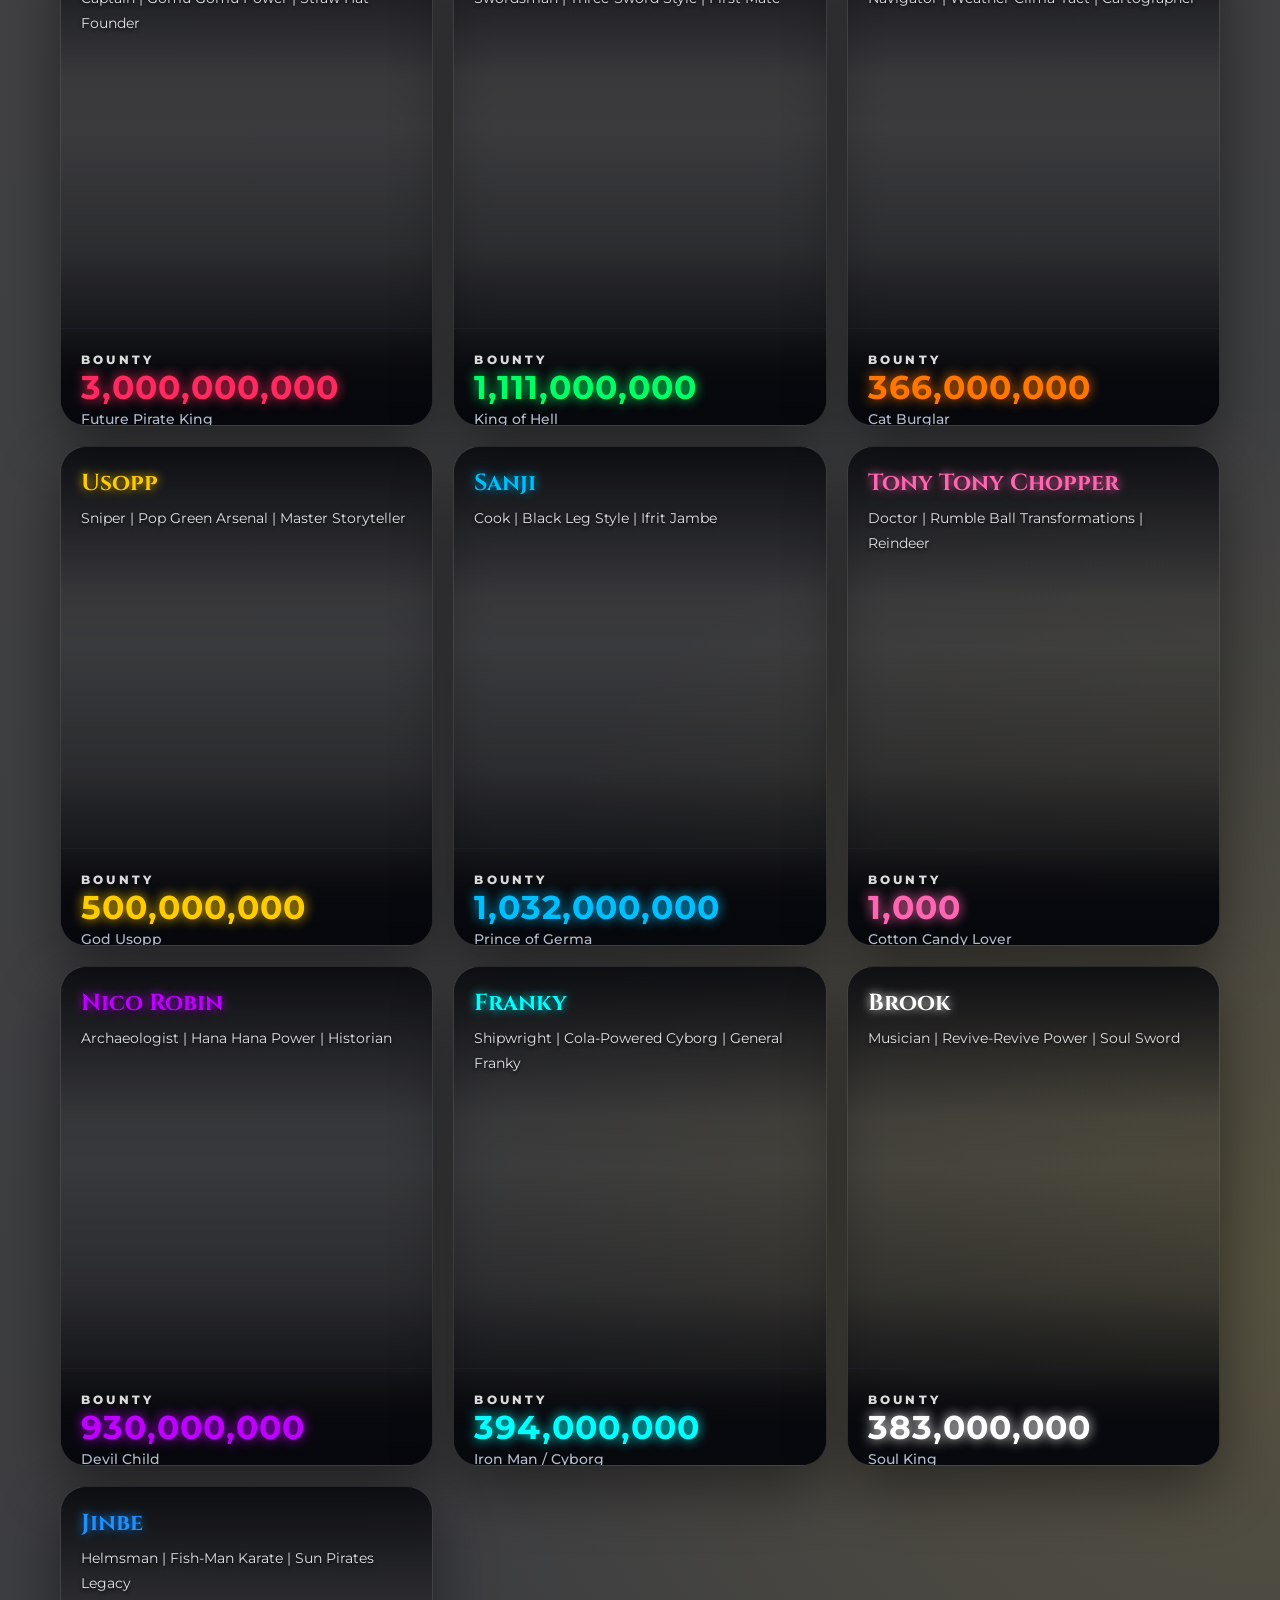
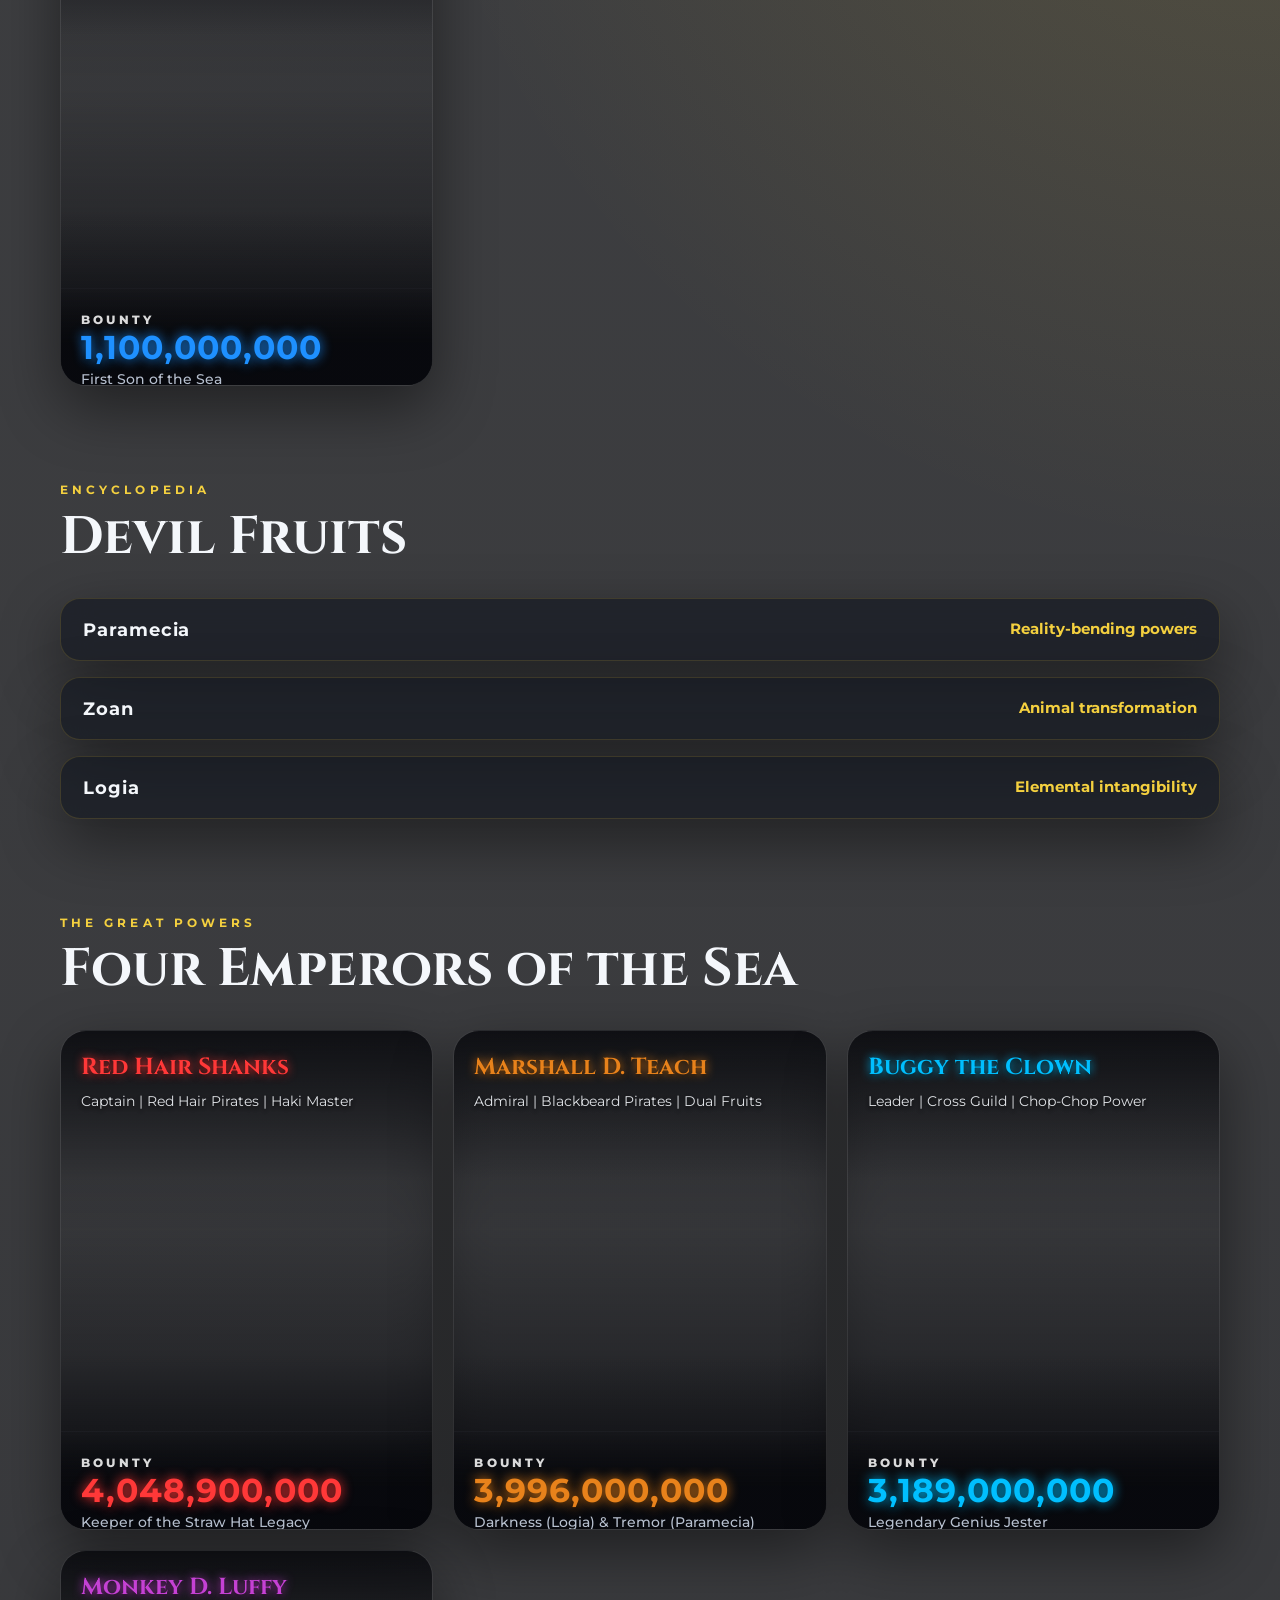
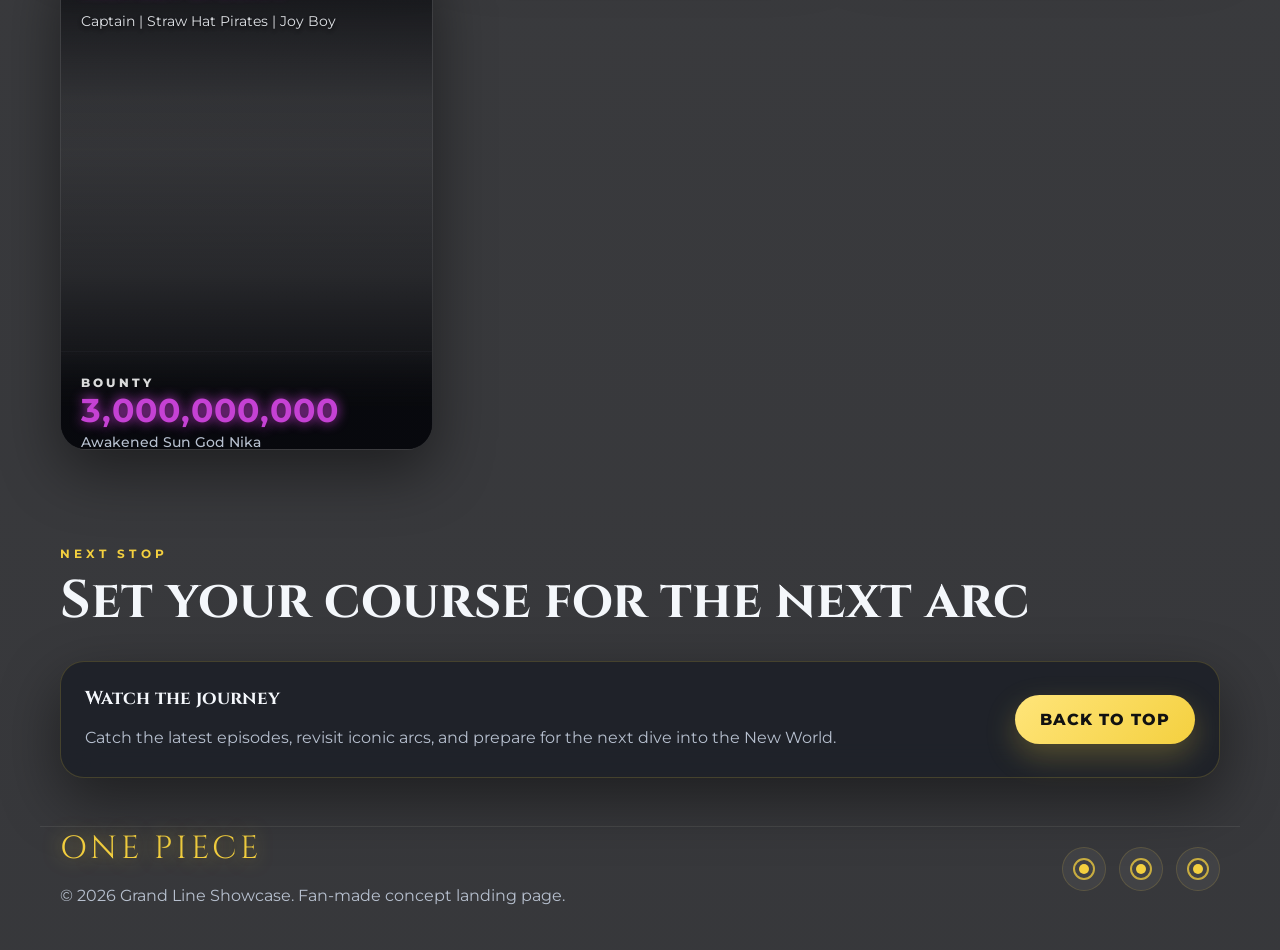
<file: One_piece_project/index.html>
<!DOCTYPE html>
<html lang="en">

<head>
  <meta charset="UTF-8" />
  <meta name="viewport" content="width=device-width, initial-scale=1.0" />
  <meta name="description" content="A premium One Piece anime showcase built with pure HTML and CSS." />
  <title>One Piece | Grand Line Showcase</title>
  <link rel="preconnect" href="https://fonts.googleapis.com" />
  <link rel="preconnect" href="https://fonts.gstatic.com" crossorigin />
  <link
    href="https://fonts.googleapis.com/css2?family=Cinzel:wght@600;700;800&family=Montserrat:wght@300;400;500;600;700;800&display=swap"
    rel="stylesheet" />
  <link rel="stylesheet" href="style.css" />
  <link rel="icon" type="image/jpeg" href="favicon.jpg" />
</head>

<body>
  <a class="skip-link" href="#home">Skip to content</a>

  <header class="site-header">
    <nav class="nav" aria-label="Primary">
      <a class="brand" href="#home" aria-label="One Piece home">One Piece</a>

      <input class="nav-toggle" type="checkbox" id="nav-toggle" />
      <label class="nav-burger" for="nav-toggle" aria-label="Open navigation menu">
        <span></span>
        <span></span>
        <span></span>
      </label>

      <div class="nav-panel">
        <a href="#home">Home</a>
        <a href="#lore">Lore</a>
        <a href="#straw-hats">Straw Hats</a>
        <a href="#devil-fruits">Devil Fruits</a>
        <a href="#emperors">Emperors</a>
        <a href="#watch">Watch</a>
      </div>
    </nav>
  </header>

  <main>
    <section class="hero" id="home">
      <div class="hero-overlay"></div>
      <div class="hero-content">
        <p class="eyebrow">Grand Line Chronicles</p>
        <h1>THE AGE OF PIRATES IS HERE</h1>
        <p class="hero-copy">
          Set sail with the Straw Hat crew, chase the One Piece, and cross the seas where legends are born.
        </p>
        <div class="hero-actions">
          <a class="primary-btn" href="#lore">Explore Grand Line</a>
          <a class="secondary-btn" href="#straw-hats">Meet the Crew</a>
        </div>
      </div>
    </section>

    <section class="lore section" id="lore">
      <div class="section-heading">
        <p class="eyebrow">World Building</p>
        <h2>The lore behind the voyage</h2>
      </div>

      <div class="lore-grid">
        <article class="glass-card lore-card">
          <p class="card-kicker">01</p>
          <h3>The Great Pirate Era</h3>
          <p>
            Gold Roger’s final words ignited a global hunt for treasure, freedom, and infamy. Every sea now hums with
            ambition.
          </p>
        </article>

        <article class="glass-card lore-card">
          <p class="card-kicker">02</p>
          <h3>The Grand Line</h3>
          <p>
            A brutal route of impossible weather, strange islands, and dangerous alliances where only the bold survive
            long enough to dream.
          </p>
        </article>

        <article class="glass-card lore-card">
          <p class="card-kicker">03</p>
          <h3>The Celestial Dragons</h3>
          <p>
            A feared class of nobles whose power shadows the world, reminding every rebel why the seas still need
            revolution.
          </p>
        </article>
      </div>
    </section>

    <section class="crew section" id="straw-hats">
      <div class="section-heading">
        <p class="eyebrow">Crew Showcase</p>
        <h2>Straw Hat Pirates</h2>
      </div>

      <div class="crew-grid">
        <article class="crew-card"
          style="--accent: #ff2a5f; --poster:url('https://i.pinimg.com/control1/1200x/0d/98/b2/0d98b2916254548f2c79a57eb8768969.jpg')">
          <div class="crew-copy">
            <h3>Monkey D. Luffy</h3>
            <p>Captain | Gomu Gomu Power | Straw Hat Founder</p>
          </div>
          <div class="crew-poster">
            <span>BOUNTY</span>
            <strong>3,000,000,000</strong>
            <small>Future Pirate King</small>
          </div>
        </article>

        <article class="crew-card"
          style="--accent: #00ff66; --poster:url('https://i.pinimg.com/control1/736x/79/e2/c9/79e2c9402014ead1eebf6c9f184c5bf8.jpg')">
          <div class="crew-copy">
            <h3>Roronoa Zoro</h3>
            <p>Swordsman | Three-Sword Style | First Mate</p>
          </div>
          <div class="crew-poster">
            <span>BOUNTY</span>
            <strong>1,111,000,000</strong>
            <small>King of Hell</small>
          </div>
        </article>

        <article class="crew-card"
          style="--accent: #ff7700; --poster:url('https://i.pinimg.com/736x/de/b2/83/deb2833ee3dcc0c9ed8d7eb5574eeac7.jpg')">
          <div class="crew-copy">
            <h3>Nami</h3>
            <p>Navigator | Weather Clima-Tact | Cartographer</p>
          </div>
          <div class="crew-poster">
            <span>BOUNTY</span>
            <strong>366,000,000</strong>
            <small>Cat Burglar</small>
          </div>
        </article>

        <article class="crew-card"
          style="--accent: #ffcc00; --poster:url('https://i.pinimg.com/736x/c3/71/21/c3712167467dfeb5bfb086f95f9ee2da.jpg')">
          <div class="crew-copy">
            <h3>Usopp</h3>
            <p>Sniper | Pop Green Arsenal | Master Storyteller</p>
          </div>
          <div class="crew-poster">
            <span>BOUNTY</span>
            <strong>500,000,000</strong>
            <small>God Usopp</small>
          </div>
        </article>

        <article class="crew-card"
          style="--accent: #00bfff; --poster:url('https://i.pinimg.com/control1/1200x/75/aa/c7/75aac75973bfaefd1bdece6f1c10f410.jpg')">
          <div class="crew-copy">
            <h3>Sanji</h3>
            <p>Cook | Black Leg Style | Ifrit Jambe</p>
          </div>
          <div class="crew-poster">
            <span>BOUNTY</span>
            <strong>1,032,000,000</strong>
            <small>Prince of Germa</small>
          </div>
        </article>

        <article class="crew-card"
          style="--accent: #ff66b2; --poster:url('https://i.pinimg.com/736x/4e/e4/1a/4ee41a73dc63cb9dbe7a14209a19e8fc.jpg')">
          <div class="crew-copy">
            <h3>Tony Tony Chopper</h3>
            <p>Doctor | Rumble Ball Transformations | Reindeer</p>
          </div>
          <div class="crew-poster">
            <span>BOUNTY</span>
            <strong>1,000</strong>
            <small>Cotton Candy Lover</small>
          </div>
        </article>

        <article class="crew-card"
          style="--accent: #bd00ff; --pos: center 12%; --size: 112%; --poster:url('https://i.pinimg.com/736x/8c/4c/41/8c4c41f3e3d12c5d47944c942e78e432.jpg')">
          <div class="crew-copy">
            <h3>Nico Robin</h3>
            <p>Archaeologist | Hana Hana Power | Historian</p>
          </div>
          <div class="crew-poster">
            <span>BOUNTY</span>
            <strong>930,000,000</strong>
            <small>Devil Child</small>
          </div>
        </article>

        <article class="crew-card"
          style="--accent: #00ffff; --pos: center 10%; --size: 135%; --poster:url('https://i.pinimg.com/736x/bf/6a/cd/bf6acd283b518e45255a3cf7fa15df5a.jpg')">
          <div class="crew-copy">
            <h3>Franky</h3>
            <p>Shipwright | Cola-Powered Cyborg | General Franky</p>
          </div>
          <div class="crew-poster">
            <span>BOUNTY</span>
            <strong>394,000,000</strong>
            <small>Iron Man / Cyborg</small>
          </div>
        </article>

        <article class="crew-card"
          style="--accent: #ffffff; --poster:url('https://i.pinimg.com/736x/8e/3a/92/8e3a92987d8522843d68a106fd947cb1.jpg')">
          <div class="crew-copy">
            <h3>Brook</h3>
            <p>Musician | Revive-Revive Power | Soul Sword</p>
          </div>
          <div class="crew-poster">
            <span>BOUNTY</span>
            <strong>383,000,000</strong>
            <small>Soul King</small>
          </div>
        </article>

        <article class="crew-card"
          style="--accent: #1e90ff; --pos: center 8%; --size: 105%; --poster:url('https://i.pinimg.com/736x/2c/d9/0b/2cd90bb04478a6b76ad833992d1bc5d5.jpg')">
          <div class="crew-copy">
            <h3>Jinbe</h3>
            <p>Helmsman | Fish-Man Karate | Sun Pirates Legacy</p>
          </div>
          <div class="crew-poster">
            <span>BOUNTY</span>
            <strong>1,100,000,000</strong>
            <small>First Son of the Sea</small>
          </div>
        </article>
      </div>
    </section>

    <section class="fruits section" id="devil-fruits">
      <div class="section-heading">
        <p class="eyebrow">Encyclopedia</p>
        <h2>Devil Fruits</h2>
      </div>

      <div class="fruit-list">
        <details class="fruit-item">
          <summary>
            <span>Paramecia</span>
            <strong>Reality-bending powers</strong>
          </summary>
          <div class="fruit-body">
            <div class="fruit-body-content">
              <p>
                The most varied class, turning bodies, environments, and concepts into weapons, shields, and impossible
                advantages.
              </p>
              <div class="crew-grid" style="margin-top: 1.5rem;">
                <article class="crew-card"
                  style="--accent: #6320b0; --poster:url('https://i.pinimg.com/736x/59/66/cf/5966cfa4166a72b6a3dac4d65f5d1330.jpg')">
                  <div class="crew-copy">
                    <h3>Gomu Gomu no Mi</h3>
                    <p>Paramecia | Rubber Body | Gum-Gum Fruit</p>
                  </div>
                  <div class="crew-poster">
                    <span>OWNER</span>
                    <strong>MONKEY D. LUFFY</strong>
                    <small>Gear 5 / Sun God Nika</small>
                  </div>
                </article>

                <article class="crew-card"
                  style="--accent: #ff00ff; --poster:url('https://i.pinimg.com/736x/e4/40/84/e4408456e95edbd719a3e07bcf74c1aa.jpg')">
                  <div class="crew-copy">
                    <h3>Hana Hana no Mi</h3>
                    <p>Paramecia | Limb Duplication | Flower-Flower Fruit</p>
                  </div>
                  <div class="crew-poster">
                    <span>OWNER</span>
                    <strong>NICO ROBIN</strong>
                    <small>Mil Fleur / Demonio Fleur</small>
                  </div>
                </article>

                <article class="crew-card"
                  style="--accent: #ff921e; --poster:url('https://i.pinimg.com/736x/51/63/c4/5163c478c6ad918270355472f964f9c4.jpg')">
                  <div class="crew-copy">
                    <h3>Yomi Yomi no Mi</h3>
                    <p>Paramecia | Resurrection & Soul | Revive-Revive Fruit</p>
                  </div>
                  <div class="crew-poster">
                    <span>OWNER</span>
                    <strong>BROOK</strong>
                    <small>Soul King / Underworld Cold</small>
                  </div>
                </article>
              </div>
            </div>
          </div>
        </details>

        <details class="fruit-item">
          <summary>
            <span>Zoan</span>
            <strong>Animal transformation</strong>
          </summary>
          <div class="fruit-body">
            <div class="fruit-body-content">
              <p>
                Zoan users gain forms that enhance strength, speed, and instinct, ranging from beasts to ancient and
                mythical legends.
              </p>
              <div class="crew-grid" style="margin-top: 1.5rem;">
                <article class="crew-card"
                  style="--accent: #c33700; --poster:url('https://i.pinimg.com/736x/d9/70/e9/d970e9136dccf686787995110e401bb8.jpg ')">
                  <div class="crew-copy">
                    <h3>Hito Hito no Mi</h3>
                    <p>Zoan | Human Transformation | Human-Human Fruit</p>
                  </div>
                  <div class="crew-poster">
                    <span>OWNER</span>
                    <strong>TONY TONY CHOPPER</strong>
                    <small>Rumble Ball / Monster Point</small>
                  </div>
                </article>

                <article class="crew-card"
                  style="--accent: #008cff; --poster:url('https://i.pinimg.com/736x/ec/b6/b3/ecb6b3eaf78f70aa186f7bccc1319fa6.jpg')">
                  <div class="crew-copy">
                    <h3>Uo Uo no Mi</h3>
                    <p>Mythical Zoan | Azure Dragon | Fish-Fish Fruit</p>
                  </div>
                  <div class="crew-poster">
                    <span>OWNER</span>
                    <strong>KAIDO</strong>
                    <small>Governor-General of Beast Pirates</small>
                  </div>
                </article>

                <article class="crew-card"
                  style="--accent: #c8a207; --poster:url('https://i.pinimg.com/736x/1c/bb/a7/1cbba770fd8095b89ff0a5bc4f7b85eb.jpg')">
                  <div class="crew-copy">
                    <h3>Neko Neko no Mi</h3>
                    <p>Ancient Zoan | Leopard Form | Cat-Cat Fruit</p>
                  </div>
                  <div class="crew-poster">
                    <span>OWNER</span>
                    <strong>ROB LUCCI</strong>
                    <small>CP0 Aegis / Awakened Form</small>
                  </div>
                </article>
              </div>
            </div>
          </div>
        </details>

        <details class="fruit-item">
          <summary>
            <span>Logia</span>
            <strong>Elemental intangibility</strong>
          </summary>
          <div class="fruit-body">
            <div class="fruit-body-content">
              <p>
                The rarest and most feared class, letting users become and control natural elements while slipping
                through
                ordinary attacks.
              </p>
              <div class="crew-grid" style="margin-top: 1.5rem;">
                <article class="crew-card"
                  style="--accent: #ff7700; --poster:url('https://i.pinimg.com/1200x/12/d3/b5/12d3b5ed5f7f48ac5672822d164d10af.jpg')">
                  <div class="crew-copy">
                    <h3>Mera Mera no Mi</h3>
                    <p>Logia | Fire Manipulation | Flame-Flame Fruit</p>
                  </div>
                  <div class="crew-poster">
                    <span>OWNER</span>
                    <strong>PORTGAS D. ACE / SABO</strong>
                    <small>Fire Fist Legacy</small>
                  </div>
                </article>

                <article class="crew-card"
                  style="--accent: #f5e340; --poster:url('https://i.pinimg.com/736x/0e/2f/6e/0e2f6ee75b08ff58e2efd01ef58ebc0b.jpg')">
                  <div class="crew-copy">
                    <h3>Goro Goro no Mi</h3>
                    <p>Logia | Lightning Manipulation | Rumble-Rumble Fruit</p>
                  </div>
                  <div class="crew-poster">
                    <span>OWNER</span>
                    <strong>ENEL</strong>
                    <small>God of Skypeia</small>
                  </div>
                </article>

                <article class="crew-card"
                  style="--accent: #00bfff; --pos: center 10%; --size: 100%; --poster:url('https://i.pinimg.com/736x/e8/81/01/e8810153aed2476a3967aba5f41d735d.jpg')">
                  <div class="crew-copy">
                    <h3>Hie Hie no Mi</h3>
                    <p>Logia | Ice Manipulation | Chilly-Chilly Fruit</p>
                  </div>
                  <div class="crew-poster">
                    <span>OWNER</span>
                    <strong>KUZAN (AOKIJI)</strong>
                    <small>Former Marine Admiral</small>
                  </div>
                </article>
              </div>
            </div>
          </div>
        </details>
      </div>
    </section>

    <section class="emperors section" id="emperors">
      <div class="section-heading">
        <p class="eyebrow">The Great Powers</p>
        <h2>Four Emperors of the Sea</h2>
      </div>

      <div class="crew-grid">
        <article class="crew-card"
          style="--accent: #ff3838; --pos: center 10%; --size: 105%; --poster:url('https://i.pinimg.com/1200x/5c/38/fc/5c38fcfe181a1da8b511775e30042b33.jpg')">
          <div class="crew-copy">
            <h3>Red Hair Shanks</h3>
            <p>Captain | Red Hair Pirates | Haki Master</p>
          </div>
          <div class="crew-poster">
            <span>BOUNTY</span>
            <strong>4,048,900,000</strong>
            <small>Keeper of the Straw Hat Legacy</small>
          </div>
        </article>

        <article class="crew-card"
          style="--accent: #e8821b; --pos: center center; --size: 100%; --poster:url('https://i.pinimg.com/736x/ae/48/21/ae4821082e01e00bd6d40dceca36c486.jpg')">
          <div class="crew-copy">
            <h3>Marshall D. Teach</h3>
            <p>Admiral | Blackbeard Pirates | Dual Fruits</p>
          </div>
          <div class="crew-poster">
            <span>BOUNTY</span>
            <strong>3,996,000,000</strong>
            <small>Darkness (Logia) & Tremor (Paramecia)</small>
          </div>
        </article>

        <article class="crew-card"
          style="--accent: #00bfff; --pos: center 10%; --size: 110%; --poster:url('https://i.pinimg.com/1200x/56/d0/48/56d048036052e2cf4f2c29efa29275af.jpg')">
          <div class="crew-copy">
            <h3>Buggy the Clown</h3>
            <p>Leader | Cross Guild | Chop-Chop Power</p>
          </div>
          <div class="crew-poster">
            <span>BOUNTY</span>
            <strong>3,189,000,000</strong>
            <small>Legendary Genius Jester</small>
          </div>
        </article>

        <article class="crew-card"
          style="--accent: #c541d4; --pos: center center; --size: 100%; --poster:url('https://i.pinimg.com/736x/c1/ef/c5/c1efc52a0399b7d95535c2b8f6a9f58b.jpg')">
          <div class="crew-copy">
            <h3>Monkey D. Luffy</h3>
            <p>Captain | Straw Hat Pirates | Joy Boy</p>
          </div>
          <div class="crew-poster">
            <span>BOUNTY</span>
            <strong>3,000,000,000</strong>
            <small>Awakened Sun God Nika</small>
          </div>
        </article>
      </div>
    </section>

    <section class="watch section" id="watch">
      <div class="section-heading">
        <p class="eyebrow">Next Stop</p>
        <h2>Set your course for the next arc</h2>
      </div>

      <div class="watch-panel glass-card">
        <div>
          <h3>Watch the journey</h3>
          <p>
            Catch the latest episodes, revisit iconic arcs, and prepare for the next dive into the New World.
          </p>
        </div>
        <a class="primary-btn" href="#home">Back to Top</a>
      </div>
    </section>
  </main>

  <footer class="site-footer">
    <div>
      <a class="brand footer-brand" href="#home">One Piece</a>
      <p>© 2026 Grand Line Showcase. Fan-made concept landing page.</p>
    </div>

    <div class="socials" aria-label="Social links">
      <a href="#home" aria-label="Twitter"><span></span></a>
      <a href="#home" aria-label="Instagram"><span></span></a>
      <a href="#home" aria-label="YouTube"><span></span></a>
    </div>
  </footer>

  <script>
    document.querySelectorAll('.fruit-item').forEach(item => {
      let timeoutId = null;

      item.addEventListener('mouseenter', () => {
        if (timeoutId) {
          clearTimeout(timeoutId);
          timeoutId = null;
        }
        item.open = true;
        item.classList.remove('is-closing');
      });

      item.addEventListener('mouseleave', () => {
        item.classList.add('is-closing');
        timeoutId = setTimeout(() => {
          if (item.classList.contains('is-closing')) {
            item.open = false;
            item.classList.remove('is-closing');
          }
        }, 1000); // Wait for the 400ms CSS height transition to complete
      });
    });

    // Mouse-following spotlight glow effect for character and fruit cards
    document.querySelectorAll('.crew-card').forEach(card => {
      card.addEventListener('mousemove', e => {
        const rect = card.getBoundingClientRect();
        const x = e.clientX - rect.left;
        const y = e.clientY - rect.top;
        card.style.setProperty('--mouse-x', `${x}px`);
        card.style.setProperty('--mouse-y', `${y}px`);
      });
    });
  </script>
</body>

</html>
</file>
<file: Naruto_project/style.css>
/* ==========================================================================
   🍥 Naruto Journey Design System & Stylesheet
   ========================================================================== */

/* --- Custom Variables & Tokens --- */
:root {
    --header-height: 80px;
    --primary-hsl: 29, 100%, 50%;
    /* Naruto Orange #FF7A00 */
    --primary: hsl(var(--primary-hsl));
    --primary-glow: hsla(var(--primary-hsl), 0.3);
    --primary-bright: hsl(29, 100%, 60%);

    --bg-dark: #070708;
    --bg-darker: #030304;
    --bg-card: rgba(22, 22, 26, 0.45);
    --border-glow: rgba(255, 122, 0, 0.15);

    --text-light: #f5f5f7;
    --text-muted: #8e8e93;

    /* Chakra Colors */
    --chakra-blue: #00d2ff;
    --rasengan-cyan: #00f0ff;
    --sharingan-red: #ff3b30;
    --sage-green: #34c759;
    --kurama-gold: #ffcc00;
    --rinnegan-purple: #af52de;
    --sand-brown: #d2b48c;
    --bubble-violet: #ba55d3;
    --wing-mint: #90ee90;

    --font-heading: 'Outfit', -apple-system, BlinkMacSystemFont, "Segoe UI", Roboto, sans-serif;
    --font-body: 'Inter', -apple-system, BlinkMacSystemFont, "Segoe UI", Roboto, sans-serif;

    --glass-bg: rgba(13, 13, 16, 0.7);
    --glass-border: rgba(255, 255, 255, 0.05);
    --glass-shadow: 0 15px 35px rgba(0, 0, 0, 0.6), inset 0 0 1px rgba(255, 255, 255, 0.1);

    --transition-smooth: all 0.5s cubic-bezier(0.16, 1, 0.3, 1);
    --transition-fast: all 0.25s cubic-bezier(0.16, 1, 0.3, 1);
}

/* --- Base Setup --- */
* {
    margin: 0;
    padding: 0;
    box-sizing: border-box;
}

html {
    scroll-behavior: smooth;
    font-size: 16px;
    background-color: var(--bg-darker);
    color: var(--text-light);
    font-family: var(--font-body);
    overflow-x: hidden;
}

body {
    overflow-x: hidden;
    min-height: 100vh;
    line-height: 1.6;
    -webkit-font-smoothing: antialiased;
    background: linear-gradient(180deg, rgba(7, 7, 8, 0.8) 0%, rgba(3, 3, 4, 0.98) 100%), url('assets/backgrounds/all.jpg') no-repeat center center fixed/cover;
}

/* --- Custom Scrollbar --- */
::-webkit-scrollbar {
    width: 8px;
}

::-webkit-scrollbar-track {
    background: var(--bg-darker);
}

::-webkit-scrollbar-thumb {
    background: rgba(255, 122, 0, 0.3);
    border-radius: 4px;
    transition: var(--transition-fast);
}

::-webkit-scrollbar-thumb:hover {
    background: var(--primary);
}

/* --- Scroll Progress Bar --- */
#scroll-progress {
    position: fixed;
    top: 0;
    left: 0;
    width: 0%;
    height: 4px;
    background: linear-gradient(90deg, var(--primary), var(--chakra-blue));
    box-shadow: 0 0 10px var(--primary), 0 0 5px var(--chakra-blue);
    z-index: 9999;
}

/* --- Canvas Overlay & Background --- */
#bg-canvas {
    position: fixed;
    top: 0;
    left: 0;
    width: 100%;
    height: 100%;
    pointer-events: none;
    z-index: 1;
}

/* --- Container Helpers --- */
.container {
    max-width: 1200px;
    margin: 0 auto;
    padding: 0 2rem;
    position: relative;
    z-index: 2;
}

/* --- Interactive Elements & Buttons --- */
.btn {
    display: inline-flex;
    align-items: center;
    justify-content: center;
    padding: 0.9rem 2.2rem;
    font-family: var(--font-heading);
    font-size: 1rem;
    font-weight: 600;
    border-radius: 50px;
    text-decoration: none;
    cursor: pointer;
    transition: var(--transition-fast);
    border: none;
    outline: none;
}

.btn-primary {
    background: linear-gradient(135deg, var(--primary-bright), var(--primary));
    color: #ffffff;
    box-shadow: 0 8px 25px rgba(255, 122, 0, 0.35);
}

.btn-primary:hover {
    transform: translateY(-2px);
    box-shadow: 0 12px 30px rgba(255, 122, 0, 0.55);
}

.btn-secondary {
    background: rgba(255, 255, 255, 0.05);
    color: var(--text-light);
    border: 1px solid var(--glass-border);
    backdrop-filter: blur(10px);
}

.btn-secondary:hover {
    background: rgba(255, 255, 255, 0.1);
    transform: translateY(-2px);
    border-color: rgba(255, 255, 255, 0.2);
}

/* --- Typography Utilities --- */
.orange-text {
    color: var(--primary);
}

.gradient-text {
    background: linear-gradient(95deg, var(--primary), var(--kurama-gold));
    -webkit-background-clip: text;
    -webkit-text-fill-color: transparent;
}

.japanese-char {
    font-family: "Outfit", serif;
    font-size: 1.1rem;
    font-weight: 800;
    color: var(--primary);
    opacity: 0.85;
    letter-spacing: 0.2em;
}

/* --- Section Formatting --- */
.section-header {
    text-align: center;
    margin-bottom: 5rem;
}

.section-subtitle {
    font-family: var(--font-heading);
    text-transform: uppercase;
    font-weight: 700;
    font-size: 0.85rem;
    letter-spacing: 4px;
    background: linear-gradient(90deg, var(--primary), var(--chakra-blue));
    -webkit-background-clip: text;
    -webkit-text-fill-color: transparent;
    display: inline-block;
    margin-bottom: 0.5rem;
}

.section-title {
    font-family: var(--font-heading);
    font-size: 2.8rem;
    font-weight: 900;
    letter-spacing: -1px;
    margin-top: 0.5rem;
}

.header-line {
    width: 60px;
    height: 3px;
    background: var(--primary);
    margin: 1.5rem auto 0;
    border-radius: 2px;
}

/* --- Navigation Header --- */
.main-header {
    position: fixed;
    top: 0;
    left: 0;
    width: 100%;
    height: var(--header-height);
    padding: 0 4rem;
    display: flex;
    justify-content: space-between;
    align-items: center;
    z-index: 1000;
    background: rgba(7, 7, 8, 0.65);
    backdrop-filter: blur(15px);
    border-bottom: 1px solid var(--glass-border);
}

.logo {
    display: flex;
    align-items: center;
    gap: 0.8rem;
    color: var(--text-light);
}

.leaf-emblem {
    color: var(--primary);
    filter: drop-shadow(0 0 8px var(--primary-glow));
    animation: pulseGlow 3s ease-in-out infinite alternate;
}

.logo-text {
    font-family: var(--font-heading);
    font-weight: 900;
    font-size: 1.3rem;
    letter-spacing: 1px;
}

.nav-menu {
    display: flex;
    gap: 2.5rem;
}

.nav-link {
    font-family: var(--font-heading);
    font-weight: 500;
    text-decoration: none;
    color: var(--text-muted);
    font-size: 0.95rem;
    transition: var(--transition-fast);
    position: relative;
    padding: 0.3rem 0;
}

.nav-link:hover,
.nav-link.active {
    color: var(--text-light);
}

.nav-link::after {
    content: '';
    position: absolute;
    bottom: 0;
    left: 0;
    width: 0;
    height: 2px;
    background: var(--primary);
    transition: var(--transition-fast);
    box-shadow: 0 0 5px var(--primary);
}

.nav-link.active::after,
.nav-link:hover::after {
    width: 100%;
}

.btn-menu-toggle {
    display: none;
    flex-direction: column;
    gap: 5px;
    background: transparent;
    border: none;
    cursor: pointer;
    padding: 0.5rem;
}

.btn-menu-toggle span {
    width: 25px;
    height: 2px;
    background-color: var(--text-light);
    transition: var(--transition-fast);
}

/* --- Hero Section --- */
.hero-section {
    position: relative;
    height: 100dvh;
    margin-top: var(--header-height);
    width: 100%;
    display: flex;
    align-items: center;
    justify-content: center;
    text-align: center;
    overflow: hidden;
    z-index: 2;
    background: linear-gradient(180deg, rgba(7, 7, 8, 0.45) 0%, rgba(7, 7, 8, 0.95) 100%), url('assets/backgrounds/all.jpg') no-repeat center center/cover;
}

.hero-glow {
    position: absolute;
    top: 50%;
    left: 50%;
    transform: translate(-50%, -50%);
    width: 60vw;
    height: 60vw;
    max-width: 800px;
    max-height: 800px;
    background: radial-gradient(circle, rgba(255, 122, 0, 0.12) 0%, rgba(0, 210, 255, 0.05) 50%, transparent 70%);
    pointer-events: none;
    z-index: 1;
}

.hero-container {
    display: flex;
    flex-direction: column;
    align-items: center;
    justify-content: center;
    max-width: 850px;
}

.hero-badge {
    display: flex;
    align-items: center;
    gap: 0.8rem;
    padding: 0.6rem 1.4rem;
    border-radius: 30px;
    background: var(--glass-bg);
    border: 1px solid var(--glass-border);
    box-shadow: var(--glass-shadow);
    margin-bottom: 2rem;
}

.badge-text {
    font-family: var(--font-heading);
    font-size: 0.85rem;
    text-transform: uppercase;
    font-weight: 600;
    letter-spacing: 2px;
    color: var(--text-light);
}

.hero-title {
    font-family: var(--font-heading);
    font-size: 4.5rem;
    line-height: 1.1;
    font-weight: 900;
    letter-spacing: -2px;
    margin-bottom: 2rem;
}

.hero-title span {
    display: block;
}

.title-top {
    font-size: 3rem;
    letter-spacing: 6px;
    font-weight: 600;
    color: var(--text-light);
    opacity: 0.95;
    margin-bottom: 0.8rem;
}

.title-bottom {
    font-size: 4rem;
    font-weight: 900;
    letter-spacing: -1px;
}

.hero-subtitle {
    font-size: 1.25rem;
    color: var(--text-muted);
    font-weight: 400;
    max-width: 600px;
    margin-bottom: 3.5rem;
    line-height: 1.5;
}

.hero-actions {
    display: flex;
    gap: 1.5rem;
}

.scroll-down-indicator {
    position: absolute;
    bottom: 3.5rem;
    left: 50%;
    transform: translateX(-50%);
    display: flex;
    flex-direction: column;
    align-items: center;
    gap: 0.8rem;
    z-index: 10;
    cursor: pointer;
}

.mouse-icon {
    width: 24px;
    height: 40px;
    border-radius: 12px;
    border: 2px solid var(--text-muted);
    position: relative;
    opacity: 0.7;
}

.mouse-icon .wheel {
    display: block;
    width: 4px;
    height: 8px;
    border-radius: 2px;
    background-color: var(--primary);
    position: absolute;
    top: 6px;
    left: 50%;
    transform: translateX(-50%);
    animation: mouseScrollWheel 1.5s infinite;
}

.indicator-text {
    font-family: var(--font-heading);
    font-size: 0.8rem;
    text-transform: uppercase;
    letter-spacing: 2px;
    color: var(--text-muted);
    font-weight: 600;
    opacity: 0.7;
    transition: var(--transition-fast);
}

.scroll-down-indicator:hover .indicator-text,
.scroll-down-indicator:hover .mouse-icon {
    opacity: 1;
    color: var(--primary);
    border-color: var(--primary);
}

/* --- Journey Timeline --- */
.timeline-section {
    padding: 5rem 0;
    position: relative;
    background-color: var(--bg-darker); /* Blend with dark body base */
}

.timeline-bg-container {
    position: absolute;
    top: 0;
    left: 0;
    width: 100%;
    height: 100%;
    overflow: hidden; /* Replaces clip-path to prevent subpixel dividing line artifacts */
    z-index: 0;
    pointer-events: none;
}

.timeline-bg-container::after {
    content: '';
    position: absolute;
    top: 0;
    left: 0;
    width: 100%;
    height: 100%;
    background: linear-gradient(180deg,
            var(--bg-darker) 0%,
            rgba(7, 7, 8, 0.4) 15%,
            rgba(7, 7, 8, 0.4) 80%,
            var(--bg-darker) 100%);
    z-index: 2;
}

.timeline-bg-layer {
    position: absolute; /* Replaces viewport fixed coordinates to eliminate edge gaps */
    top: 0;
    left: 0;
    width: 100%;
    height: 100%;
    background-size: cover;
    background-position: center;
    background-repeat: no-repeat;
    background-attachment: fixed; /* Native fixed viewport parallax alignment */
    opacity: 0;
    filter: brightness(1.2);
    /* Increase background image brightness */
    transition: opacity 1.2s ease-in-out;
    z-index: 1;
}

.timeline-bg-layer.active {
    opacity: 1;
}

.timeline-wrapper {
    position: relative;
    max-width: 900px;
    margin: 0 auto;
    padding: 2rem 0;
}

.timeline-progress-line {
    position: absolute;
    left: 50%;
    top: 0;
    transform: translateX(-50%);
    width: 4px;
    height: 100%;
    background: rgba(255, 255, 255, 0.05);
    border-radius: 2px;
}

.timeline-progress-fill {
    position: absolute;
    left: 0;
    top: 0;
    width: 100%;
    height: 0%;
    background: linear-gradient(180deg, var(--primary), var(--chakra-blue));
    box-shadow: 0 0 15px var(--primary);
    border-radius: 2px;
    transition: height 0.1s linear;
}

.timeline-item {
    position: relative;
    width: 50%;
    margin-bottom: 6rem;
}

.timeline-item:nth-child(even) {
    left: 50%;
    padding-left: 3rem;
}

.timeline-item:nth-child(odd) {
    left: 0;
    padding-right: 3rem;
    text-align: right;
}

.timeline-dot {
    position: absolute;
    top: 15px;
    width: 32px;
    height: 32px;
    border-radius: 50%;
    background: var(--bg-darker);
    border: 3px solid rgba(255, 255, 255, 0.15);
    display: flex;
    align-items: center;
    justify-content: center;
    font-family: var(--font-heading);
    font-weight: 700;
    color: var(--text-light);
    font-size: 0.85rem;
    z-index: 5;
    transition: var(--transition-smooth);
}

.timeline-item:nth-child(even) .timeline-dot {
    left: -16px;
}

.timeline-item:nth-child(odd) .timeline-dot {
    right: -16px;
}

.timeline-item.active-node .timeline-dot {
    background: var(--primary);
    border-color: var(--text-light);
    box-shadow: 0 0 15px var(--primary);
}

.timeline-content {
    background: var(--glass-bg);
    border: 1px solid var(--glass-border);
    backdrop-filter: blur(10px);
    padding: 2.2rem;
    border-radius: 16px;
    box-shadow: var(--glass-shadow);
    position: relative;
    overflow: hidden;
    transition: var(--transition-smooth);
    transform-style: preserve-3d;
}

.timeline-content:hover {
    border-color: rgba(255, 122, 0, 0.3);
    box-shadow: 0 20px 40px rgba(0, 0, 0, 0.8), 0 0 20px rgba(255, 122, 0, 0.05);
}

.milestone-date {
    display: block;
    font-family: var(--font-heading);
    font-size: 0.8rem;
    text-transform: uppercase;
    font-weight: 700;
    letter-spacing: 2px;
    color: var(--primary);
    margin-bottom: 0.8rem;
}

.timeline-content h3 {
    font-family: var(--font-heading);
    font-size: 1.5rem;
    font-weight: 800;
    margin-bottom: 0.8rem;
}

.timeline-content p {
    color: var(--text-muted);
    font-size: 0.95rem;
    line-height: 1.6;
}

/* Card Glow Effect */
.card-bg-gradient {
    position: absolute;
    top: 0;
    left: 0;
    width: 100%;
    height: 100%;
    pointer-events: none;
    opacity: 0.03;
    transition: var(--transition-smooth);
    z-index: 0;
}

.timeline-content:hover .card-bg-gradient {
    opacity: 0.08;
}

.orange-glow {
    background: radial-gradient(circle at 10% 20%, var(--primary) 0%, transparent 50%);
}

.blue-glow {
    background: radial-gradient(circle at 10% 20%, var(--chakra-blue) 0%, transparent 50%);
}

.green-glow {
    background: radial-gradient(circle at 10% 20%, var(--sage-green) 0%, transparent 50%);
}

.cyan-glow {
    background: radial-gradient(circle at 10% 20%, var(--rasengan-cyan) 0%, transparent 50%);
}

.purple-glow {
    background: radial-gradient(circle at 10% 20%, var(--rinnegan-purple) 0%, transparent 50%);
}

.gold-glow {
    background: radial-gradient(circle at 10% 20%, var(--kurama-gold) 0%, transparent 50%);
}

/* --- Jutsu Grid --- */
.jutsu-section {
    padding: 4rem 0;
    position: relative;
    background-color: var(--bg-darker); /* Match timeline bottom to make separator line invisible */
}

.jutsu-grid {
    display: grid;
    grid-template-columns: repeat(auto-fit, minmax(340px, 1fr));
    gap: 2.2rem;
    margin-top: 1rem;
}

.jutsu-card {
    position: relative;
    background: var(--glass-bg);
    border: 1px solid var(--glass-border);
    backdrop-filter: blur(10px);
    border-radius: 20px;
    padding: 2.5rem 2rem;
    box-shadow: var(--glass-shadow);
    overflow: hidden;
    cursor: pointer;
    transition: border-color 0.4s ease, transform 0.1s ease, box-shadow 0.4s ease;
    transform-style: preserve-3d;
}

.jutsu-hover-image {
    position: absolute;
    top: 0;
    left: 0;
    width: 100%;
    height: 100%;
    background-size: cover;
    background-position: center;
    pointer-events: none;
    z-index: 0;
    opacity: 0;
    filter: brightness(0.7) contrast(1.05); /* Increased brightness for vivid art display */
    transition: opacity 0.6s cubic-bezier(0.16, 1, 0.3, 1), transform 0.8s cubic-bezier(0.16, 1, 0.3, 1);
    transform: scale(1.0);
}

.jutsu-card:hover .jutsu-hover-image {
    opacity: 1;
    transform: scale(1.05); /* Smooth modern zoom on hover */
}

/* Gradient overlay for readability */
.jutsu-hover-image::after {
    content: '';
    position: absolute;
    top: 0;
    left: 0;
    width: 100%;
    height: 100%;
    background: linear-gradient(180deg, rgba(7, 7, 8, 0.2) 0%, rgba(3, 3, 4, 0.55) 100%);
    z-index: 1;
}

.jutsu-info {
    position: relative;
    z-index: 2;
    pointer-events: none;
}

.jutsu-header {
    display: flex;
    justify-content: space-between;
    align-items: center;
    margin-bottom: 1.8rem;
}

.jutsu-nature {
    font-family: var(--font-heading);
    font-size: 0.75rem;
    text-transform: uppercase;
    font-weight: 700;
    letter-spacing: 1.5px;
    padding: 0.35rem 0.9rem;
    border-radius: 30px;
    background: rgba(255, 255, 255, 0.03);
    border: 1px solid rgba(255, 255, 255, 0.08);
}

.nature-cyan {
    color: var(--rasengan-cyan);
    border-color: rgba(0, 240, 255, 0.2);
}

.nature-blue {
    color: var(--chakra-blue);
    border-color: rgba(0, 210, 255, 0.2);
}

.nature-gray {
    color: var(--text-light);
    border-color: rgba(255, 255, 255, 0.2);
}

.nature-purple {
    color: var(--rinnegan-purple);
    border-color: rgba(175, 82, 222, 0.2);
}

.nature-red {
    color: var(--sharingan-red);
    border-color: rgba(255, 59, 48, 0.2);
}

.nature-green {
    color: var(--sage-green);
    border-color: rgba(52, 199, 89, 0.2);
}

.nature-gold {
    color: var(--kurama-gold);
    border-color: rgba(255, 204, 0, 0.2);
}

.jutsu-rank {
    font-family: var(--font-heading);
    font-weight: 700;
    font-size: 0.9rem;
    color: var(--primary);
}

.jutsu-card h3 {
    font-family: var(--font-heading);
    font-size: 1.8rem;
    font-weight: 800;
    margin-bottom: 1rem;
    letter-spacing: -0.5px;
}

.jutsu-user {
    font-size: 0.85rem;
    color: var(--text-light);
    margin-bottom: 0.6rem;
    opacity: 0.9;
}

.jutsu-desc {
    color: var(--text-muted);
    font-size: 0.9rem;
    line-height: 1.5;
}

/* --- Tailed Beasts Section --- */
.beasts-section {
    padding: 4rem 0;
    position: relative;
}

.beasts-grid {
    display: grid;
    grid-template-columns: repeat(auto-fit, minmax(300px, 1fr));
    gap: 2.2rem;
}

.beast-card {
    background: var(--glass-bg);
    border: 1px solid var(--glass-border);
    backdrop-filter: blur(10px);
    border-radius: 24px;
    padding: 2.2rem;
    display: flex;
    flex-direction: column;
    gap: 1.8rem;
    box-shadow: var(--glass-shadow);
    cursor: pointer;
    position: relative;
    overflow: hidden;
    transition: border-color 0.4s ease, box-shadow 0.4s ease;
    transform-style: preserve-3d;
}

.beast-card::after {
    content: '';
    position: absolute;
    top: 0;
    left: 0;
    width: 100%;
    height: 100%;
    pointer-events: none;
    border-radius: 24px;
    box-shadow: inset 0 0 20px rgba(255, 255, 255, 0.02);
    transition: var(--transition-smooth);
}

.beast-avatar {
    height: 240px;
    border-radius: 16px;
    position: relative;
    display: flex;
    align-items: center;
    justify-content: center;
    overflow: hidden;
    border: 1px solid rgba(255, 255, 255, 0.05); /* Clean glowing border frame */
}

.beast-img {
    position: absolute;
    top: 0;
    left: 0;
    width: 100%;
    height: 100%;
    object-fit: cover;
    z-index: 0;
    transition: transform 0.6s cubic-bezier(0.16, 1, 0.3, 1);
}

.beast-card:hover .beast-img {
    transform: scale(1.08); /* Smooth scale zoom on card hover */
}

.beast-number-roman {
    position: absolute;
    top: 50%;
    left: 50%;
    transform: translate(-50%, -50%);
    font-family: var(--font-heading);
    font-size: 6rem;
    font-weight: 900;
    opacity: 0.08;
    color: var(--text-light);
    z-index: 1;
}

/* Abstract beast chakra representations */
.beast-abstract-art {
    width: 70px;
    height: 70px;
    border-radius: 50%;
    position: relative;
    filter: blur(6px);
    z-index: 2;
    animation: rotateAura 15s linear infinite;
}

.beast-abstract-art::before,
.beast-abstract-art::after {
    content: '';
    position: absolute;
    border-radius: 50%;
    mix-blend-mode: screen;
}

.sand-theme {
    background: radial-gradient(circle, #e0d0b0 0%, #151515 100%);
}

.sand-art {
    background: #d2b48c;
    box-shadow: 0 0 35px 15px rgba(210, 180, 140, 0.6);
}

.fire-blue-theme {
    background: radial-gradient(circle, #00bfff 0%, #151515 100%);
}

.fire-blue-art {
    background: #00bfff;
    box-shadow: 0 0 35px 15px rgba(0, 191, 255, 0.6);
}

.water-green-theme {
    background: radial-gradient(circle, #48d1cc 0%, #151515 100%);
}

.water-green-art {
    background: #48d1cc;
    box-shadow: 0 0 35px 15px rgba(72, 209, 204, 0.6);
}

.lava-theme {
    background: radial-gradient(circle, #ff4500 0%, #151515 100%);
}

.lava-art {
    background: #dc143c;
    box-shadow: 0 0 35px 15px rgba(220, 20, 60, 0.6);
}

.steam-theme {
    background: radial-gradient(circle, #f5f5dc 0%, #151515 100%);
}

.steam-art {
    background: #eaeaea;
    box-shadow: 0 0 35px 15px rgba(245, 245, 220, 0.5);
}

.bubble-theme {
    background: radial-gradient(circle, #ba55d3 0%, #151515 100%);
}

.bubble-art {
    background: #ba55d3;
    box-shadow: 0 0 35px 15px rgba(186, 85, 211, 0.6);
}

.wing-theme {
    background: radial-gradient(circle, #90ee90 0%, #151515 100%);
}

.wing-art {
    background: #90ee90;
    box-shadow: 0 0 35px 15px rgba(144, 238, 144, 0.6);
}

.ink-theme {
    background: radial-gradient(circle, #4682b4 0%, #151515 100%);
}

.ink-art {
    background: #4682b4;
    box-shadow: 0 0 35px 15px rgba(70, 130, 180, 0.6);
}

.kurama-theme {
    background: radial-gradient(circle, #ff7a00 0%, #151515 100%);
}

.kurama-art {
    background: #ff7a00;
    box-shadow: 0 0 35px 15px rgba(255, 122, 0, 0.7);
}

.beast-content {
    display: flex;
    flex-direction: column;
    gap: 0.6rem;
    z-index: 2;
    pointer-events: none;
}

.beast-content h3 {
    font-family: var(--font-heading);
    font-size: 1.6rem;
    font-weight: 800;
    letter-spacing: -0.5px;
}

.beast-tails {
    font-family: var(--font-heading);
    font-size: 0.8rem;
    font-weight: 700;
    text-transform: uppercase;
    letter-spacing: 1.5px;
    color: var(--primary);
}

.beast-stats {
    margin-top: 0.5rem;
    padding-top: 1rem;
    border-top: 1px solid rgba(255, 255, 255, 0.05);
    display: flex;
    flex-direction: column;
    gap: 0.4rem;
    font-size: 0.85rem;
    color: var(--text-muted);
}

.beast-stats strong {
    color: var(--text-light);
}

/* --- Hokage Gallery Section --- */
.hokages-section {
    padding: 4rem 0;
    position: relative;
}

.hokages-grid {
    display: grid;
    grid-template-columns: repeat(auto-fit, minmax(280px, 1fr));
    gap: 2.2rem;
}

.hokage-card {
    background: var(--glass-bg);
    border: 1px solid var(--glass-border);
    backdrop-filter: blur(10px);
    border-radius: 24px;
    box-shadow: var(--glass-shadow);
    overflow: hidden;
    cursor: pointer;
    transition: border-color 0.4s ease, box-shadow 0.4s ease;
    display: flex;
    flex-direction: column;
    height: 100%;
    transform-style: preserve-3d;
}

.hokage-card:hover {
    border-color: rgba(255, 122, 0, 0.3);
    box-shadow: 0 20px 40px rgba(0, 0, 0, 0.7), 0 0 25px rgba(255, 122, 0, 0.15);
}

.hokage-portrait {
    height: 220px;
    position: relative;
    overflow: hidden;
    display: flex;
    align-items: center;
    justify-content: center;
}

.hokage-img {
    position: absolute;
    top: 0;
    left: 0;
    width: 100%;
    height: 100%;
    object-fit: cover;
    z-index: 0;
    transition: transform 0.6s cubic-bezier(0.16, 1, 0.3, 1);
    filter: brightness(0.9) contrast(1.05); /* Enhance clarity and shadow contrast */
}

.hokage-card:hover .hokage-img {
    transform: scale(1.08); /* Zoom on hover */
}

.portrait-gradient {
    position: absolute;
    top: 0;
    left: 0;
    width: 100%;
    height: 100%;
    background: linear-gradient(180deg, transparent 50%, rgba(13, 13, 16, 0.95) 100%);
    z-index: 2;
}

.hokage-rank-num {
    position: absolute;
    top: 1.5rem;
    left: 1.5rem;
    font-family: var(--font-heading);
    font-size: 0.75rem;
    text-transform: uppercase;
    font-weight: 700;
    letter-spacing: 2px;
    color: rgba(255, 255, 255, 0.55);
    background: rgba(0, 0, 0, 0.35);
    padding: 0.3rem 0.8rem;
    border-radius: 30px;
    border: 1px solid rgba(255, 255, 255, 0.08);
    z-index: 3;
}

.hokage-seal {
    font-size: 5rem;
    font-weight: 900;
    opacity: 0.25;
    z-index: 1;
    transition: var(--transition-smooth);
    user-select: none;
}

.hokage-card:hover .hokage-seal {
    transform: scale(1.1);
    opacity: 0.45;
}

.font-japanese {
    font-family: 'Outfit', 'Inter', "Noto Sans JP", sans-serif;
}

/* Portrait Themes */
.wood-style {
    background: linear-gradient(135deg, #1e4d2b 0%, #0d0d10 100%);
    color: var(--sage-green);
}

.water-style {
    background: linear-gradient(135deg, #104e7a 0%, #0d0d10 100%);
    color: var(--chakra-blue);
}

.earth-style {
    background: linear-gradient(135deg, #6b4c1b 0%, #0d0d10 100%);
    color: var(--sand-brown);
}

.lightning-style {
    background: linear-gradient(135deg, #7c228a 0%, #0d0d10 100%);
    color: var(--rinnegan-purple);
}

.heal-style {
    background: linear-gradient(135deg, #1b6b55 0%, #0d0d10 100%);
    color: var(--wing-mint);
}

.copy-style {
    background: linear-gradient(135deg, #475a6b 0%, #0d0d10 100%);
    color: var(--text-light);
}

.hokage-orange-style {
    background: linear-gradient(135deg, #ab4700 0%, #0d0d10 100%);
    color: var(--primary);
}

.hokage-info {
    padding: 2.2rem;
    display: flex;
    flex-direction: column;
    gap: 0.8rem;
    flex-grow: 1;
    z-index: 3;
    background: rgba(13, 13, 16, 0.95);
    pointer-events: none;
}

.hokage-info h3 {
    font-family: var(--font-heading);
    font-size: 1.5rem;
    font-weight: 800;
    letter-spacing: -0.5px;
    color: var(--text-light);
}

.hokage-ability {
    font-size: 0.85rem;
    color: var(--primary);
    font-family: var(--font-heading);
    font-weight: 600;
    text-transform: uppercase;
    letter-spacing: 1px;
}

.hokage-desc {
    color: var(--text-muted);
    font-size: 0.9rem;
    line-height: 1.55;
}

/* --- Shinobi Philosophy / Values --- */
.values-section {
    padding: 4rem 0;
    position: relative;
}

.values-grid {
    display: grid;
    grid-template-columns: repeat(auto-fit, minmax(320px, 1fr));
    gap: 2.2rem;
}

.value-card {
    background: var(--glass-bg);
    border: 1px solid var(--glass-border);
    backdrop-filter: blur(10px);
    border-radius: 20px;
    padding: 2.5rem;
    box-shadow: var(--glass-shadow);
    transition: var(--transition-smooth);
    position: relative;
    overflow: hidden;
}

.value-card:hover {
    border-color: rgba(255, 122, 0, 0.2);
    transform: translateY(-8px);
    box-shadow: 0 20px 40px rgba(0, 0, 0, 0.6);
}

.value-icon {
    font-size: 2.5rem;
    margin-bottom: 1.8rem;
    filter: drop-shadow(0 0 10px rgba(255, 122, 0, 0.2));
}

.value-card h3 {
    font-family: var(--font-heading);
    font-size: 1.5rem;
    font-weight: 800;
    margin-bottom: 0.8rem;
    letter-spacing: -0.5px;
}

.value-card p {
    color: var(--text-muted);
    font-size: 0.9rem;
    line-height: 1.6;
}

/* --- Final CTA Section --- */
.cta-section {
    position: relative;
    padding: 6rem 0;
    text-align: center;
    overflow: hidden;
    background: radial-gradient(circle at center, rgba(255, 122, 0, 0.08) 0%, transparent 60%);
}

.cta-container {
    display: flex;
    flex-direction: column;
    align-items: center;
    justify-content: center;
}

.cta-title {
    font-family: var(--font-heading);
    font-size: 5rem;
    font-weight: 900;
    letter-spacing: -2px;
    margin-bottom: 1rem;
    background: linear-gradient(135deg, var(--text-light) 30%, var(--primary));
    -webkit-background-clip: text;
    -webkit-text-fill-color: transparent;
    text-shadow: 0 0 40px rgba(255, 122, 0, 0.15);
}

.cta-subtitle {
    font-size: 1.4rem;
    color: var(--text-muted);
    margin-bottom: 3.5rem;
    max-width: 600px;
}

/* --- Footer --- */
.main-footer {
    padding: 4rem 0;
    text-align: center;
    border-top: 1px solid var(--glass-border);
    background: var(--bg-darker);
    font-size: 0.85rem;
    color: var(--text-muted);
}

.footer-container {
    opacity: 0.7;
}

/* --- Keyframe Animations --- */
@keyframes mouseScrollWheel {
    0% {
        opacity: 0;
        top: 6px;
    }

    30% {
        opacity: 1;
    }

    100% {
        opacity: 0;
        top: 18px;
    }
}

@keyframes pulseGlow {
    0% {
        transform: scale(1);
        filter: drop-shadow(0 0 5px var(--primary-glow));
    }

    100% {
        transform: scale(1.05);
        filter: drop-shadow(0 0 15px rgba(255, 122, 0, 0.5));
    }
}

@keyframes rotateAura {
    0% {
        transform: rotate(0deg);
    }

    100% {
        transform: rotate(360deg);
    }
}

/* --- Scroll Entrance Animations (Reveals) --- */
.reveal-fade-up,
.reveal-slide-left,
.reveal-slide-right {
    opacity: 0;
    transition: transform 1.2s cubic-bezier(0.16, 1, 0.3, 1), opacity 1.2s cubic-bezier(0.16, 1, 0.3, 1);
    will-change: transform, opacity;
}

.reveal-fade-up {
    transform: translateY(40px);
}

.reveal-slide-left {
    transform: translateX(-50px);
}

.reveal-slide-right {
    transform: translateX(50px);
}

.reveal-fade-up.active,
.reveal-slide-left.active,
.reveal-slide-right.active {
    opacity: 1;
    transform: translate(0);
}

/* Delay modifiers */
.delay-1 {
    transition-delay: 0.1s;
}

.delay-2 {
    transition-delay: 0.2s;
}

.delay-3 {
    transition-delay: 0.3s;
}

.delay-4 {
    transition-delay: 0.4s;
}

/* --- Responsive Adjustments --- */
@media (max-width: 1024px) {
    .hero-title {
        font-size: 3.5rem;
    }

    .title-top {
        font-size: 2.2rem;
    }

    .title-bottom {
        font-size: 3rem;
    }

    .timeline-item {
        width: 100%;
        padding-left: 3rem !important;
        padding-right: 0 !important;
        text-align: left !important;
    }

    .timeline-item:nth-child(odd) .timeline-dot,
    .timeline-item:nth-child(even) .timeline-dot {
        left: -16px;
        right: auto;
    }

    .timeline-progress-line {
        left: 0;
        transform: none;
    }

    .timeline-item:nth-child(odd) {
        left: 0;
    }
}

@media (max-width: 768px) {
    :root {
        --header-height: 70px;
    }

    .main-header {
        padding: 0 2rem;
    }

    .nav-menu {
        position: fixed;
        top: var(--header-height);
        left: 0;
        width: 100%;
        height: calc(100vh - var(--header-height));
        background: rgba(7, 7, 8, 0.98);
        backdrop-filter: blur(20px);
        flex-direction: column;
        align-items: center;
        justify-content: center;
        gap: 3rem;
        transform: translateY(-100%);
        opacity: 0;
        transition: var(--transition-smooth);
        pointer-events: none;
    }

    .nav-menu.open {
        transform: translateY(0);
        opacity: 1;
        pointer-events: all;
    }

    .btn-menu-toggle {
        display: flex;
    }

    .btn-menu-toggle.open span:nth-child(1) {
        transform: rotate(45deg) translate(5px, 5px);
    }

    .btn-menu-toggle.open span:nth-child(2) {
        opacity: 0;
    }

    .btn-menu-toggle.open span:nth-child(3) {
        transform: rotate(-45deg) translate(5px, -5px);
    }

    .hero-title {
        font-size: 2.8rem;
    }

    .title-top {
        font-size: 1.8rem;
        letter-spacing: 3px;
    }

    .title-bottom {
        font-size: 2.2rem;
    }

    .hero-actions {
        flex-direction: column;
        width: 100%;
        max-width: 320px;
    }

    .btn {
        width: 100%;
    }

    .section-title {
        font-size: 2.2rem;
    }

    .cta-title {
        font-size: 3.5rem;
    }

    .cta-subtitle {
        font-size: 1.1rem;
    }
}
</file>
<file: One_piece_project/style.css>
:root {
  --bg: #0b0c10;
  --surface: #11151f;
  --surface-2: #1f2833;
  --gold: #f4d03f;
  --crimson: #900c3f;
  --text: #f4f7fb;
  --muted: #b7c0cf;
  --glass: rgba(17, 21, 31, 0.62);
  --border: rgba(244, 208, 63, 0.18);
  --shadow: 0 22px 60px rgba(0, 0, 0, 0.45);
}

* {
  box-sizing: border-box;
}

html {
  scroll-behavior: smooth;
}

body {
  margin: 0;
  font-family: "Montserrat", sans-serif;
  color: var(--text);
  background:
    radial-gradient(circle at top, rgba(144, 12, 63, 0.22), transparent 30%),
    radial-gradient(circle at right, rgba(244, 208, 63, 0.14), transparent 28%),
    linear-gradient(180deg, rgba(5, 6, 8, 0.75) 0%, rgba(11, 12, 16, 0.82) 100%),
    url("https://i.pinimg.com/control1/1200x/5a/e1/8a/5ae18af98ec476fa6701081726a29485.jpg") center/cover fixed;
  overflow-x: hidden;
}

body::before {
  content: "";
  position: fixed;
  inset: 0;
  pointer-events: none;
  background-image: linear-gradient(rgba(255, 255, 255, 0.025) 1px, transparent 1px), linear-gradient(90deg, rgba(255, 255, 255, 0.025) 1px, transparent 1px);
  background-size: 48px 48px;
  mask-image: linear-gradient(180deg, rgba(0, 0, 0, 0.7), transparent 90%);
  opacity: 0.4;
}

img {
  max-width: 100%;
  display: block;
}

a {
  color: inherit;
  text-decoration: none;
}

.skip-link {
  position: absolute;
  top: -100px;
  left: 16px;
  z-index: 1000;
  padding: 0.75rem 1rem;
  background: var(--gold);
  color: #111;
  border-radius: 999px;
  transition: top 0.2s ease;
}

.skip-link:focus {
  top: 16px;
}

.site-header {
  position: sticky;
  top: 0;
  z-index: 100;
  backdrop-filter: blur(16px);
  background: rgba(8, 9, 13, 0.7);
  border-bottom: 1px solid rgba(255, 255, 255, 0.06);
}

.nav {
  max-width: 1200px;
  margin: 0 auto;
  padding: 1rem 1.25rem;
  display: flex;
  align-items: center;
  justify-content: space-between;
  gap: 1rem;
}

.brand {
  font-family: "Cinzel", serif;
  font-size: clamp(1.35rem, 3vw, 2rem);
  letter-spacing: 0.12em;
  text-transform: uppercase;
  color: var(--gold);
  text-shadow: 0 0 18px rgba(244, 208, 63, 0.55);
}

.nav-toggle {
  display: none;
}

.nav-burger {
  display: none;
  width: 48px;
  height: 48px;
  border-radius: 14px;
  border: 1px solid rgba(244, 208, 63, 0.22);
  background: rgba(255, 255, 255, 0.03);
  align-items: center;
  justify-content: center;
  gap: 5px;
  flex-direction: column;
  cursor: pointer;
}

.nav-burger span {
  display: block;
  width: 20px;
  height: 2px;
  background: var(--text);
  border-radius: 99px;
  transition: transform 0.25s ease, opacity 0.25s ease;
}

.nav-panel {
  display: flex;
  align-items: center;
  gap: 1.4rem;
}

.nav-panel a {
  position: relative;
  color: var(--muted);
  font-weight: 600;
  letter-spacing: 0.03em;
  transition: color 0.2s ease;
}

.nav-panel a::after {
  content: "";
  position: absolute;
  left: 0;
  bottom: -0.35rem;
  width: 100%;
  height: 2px;
  background: linear-gradient(90deg, transparent, var(--gold), transparent);
  transform: scaleX(0);
  transform-origin: center;
  transition: transform 0.25s ease;
}

.nav-panel a:hover,
.nav-panel a:focus-visible {
  color: var(--text);
}

.nav-panel a:hover::after,
.nav-panel a:focus-visible::after {
  transform: scaleX(1);
}

.hero {
  min-height: calc(100vh - 84px);
  position: relative;
  display: grid;
  place-items: center;
  padding: 6rem 1.25rem 4rem;
  isolation: isolate;
  background: transparent;
}

.hero::after {
  content: "";
  position: absolute;
  inset: 0;
  background: radial-gradient(circle at center, rgba(244, 208, 63, 0.18), transparent 40%), linear-gradient(180deg, transparent 60%, rgba(11, 12, 16, 0.85));
  z-index: -1;
}

.hero-overlay {
  position: absolute;
  inset: 0;
  background: linear-gradient(145deg, rgba(144, 12, 63, 0.18), rgba(31, 40, 51, 0.45));
  mix-blend-mode: screen;
}

.hero-content {
  position: relative;
  max-width: 920px;
  text-align: center;
  padding: clamp(1.4rem, 3vw, 2.4rem);
  border: 1px solid rgba(244, 208, 63, 0.14);
  background: rgba(8, 9, 13, 0.38);
  backdrop-filter: blur(12px);
  box-shadow: var(--shadow);
  border-radius: 28px;
  animation: riseIn 0.8s ease both;
}

.eyebrow {
  margin: 0 0 0.8rem;
  color: var(--gold);
  text-transform: uppercase;
  letter-spacing: 0.34em;
  font-size: 0.75rem;
  font-weight: 700;
}

.hero h1 {
  margin: 0;
  font-family: "Cinzel", serif;
  font-size: clamp(3rem, 8vw, 6.7rem);
  line-height: 0.92;
  letter-spacing: 0.08em;
  text-transform: uppercase;
  text-shadow: 0 0 24px rgba(244, 208, 63, 0.28), 0 12px 40px rgba(0, 0, 0, 0.5);
}

.hero-copy {
  max-width: 720px;
  margin: 1.2rem auto 0;
  color: var(--muted);
  font-size: clamp(1rem, 1.7vw, 1.15rem);
  line-height: 1.8;
}

.hero-actions {
  display: flex;
  justify-content: center;
  flex-wrap: wrap;
  gap: 1rem;
  margin-top: 2rem;
}

.primary-btn,
.secondary-btn {
  display: inline-flex;
  align-items: center;
  justify-content: center;
  min-width: 180px;
  padding: 0.95rem 1.4rem;
  border-radius: 999px;
  font-weight: 800;
  letter-spacing: 0.06em;
  text-transform: uppercase;
  transition: transform 0.25s ease, box-shadow 0.25s ease, background 0.25s ease;
}

.primary-btn {
  color: #111;
  background: linear-gradient(135deg, #ffe57a, var(--gold));
  box-shadow: 0 12px 30px rgba(244, 208, 63, 0.25);
}

.secondary-btn {
  color: var(--text);
  background: rgba(255, 255, 255, 0.06);
  border: 1px solid rgba(255, 255, 255, 0.12);
}

.primary-btn:hover,
.primary-btn:focus-visible,
.secondary-btn:hover,
.secondary-btn:focus-visible {
  transform: translateY(-3px);
}

.primary-btn:hover,
.primary-btn:focus-visible {
  box-shadow: 0 16px 34px rgba(244, 208, 63, 0.36);
}

.section {
  max-width: 1200px;
  margin: 0 auto;
  padding: 3rem 1.25rem;
}

.section-heading {
  margin-bottom: 2rem;
}

.section-heading h2 {
  margin: 0;
  font-family: "Cinzel", serif;
  font-size: clamp(2rem, 5vw, 3.3rem);
  line-height: 1.05;
}

.lore-grid,
.crew-grid {
  display: grid;
  gap: 1.25rem;
}

.lore-grid {
  grid-template-columns: repeat(3, minmax(0, 1fr));
}

.glass-card {
  border: 1px solid var(--border);
  background: var(--glass);
  backdrop-filter: blur(16px);
  box-shadow: var(--shadow);
}

.lore-card {
  min-height: 260px;
  padding: 1.6rem;
  border-radius: 24px;
  transition: transform 0.3s ease, box-shadow 0.3s ease, border-color 0.3s ease;
}

.lore-card:hover {
  transform: translateY(-8px);
  border-color: rgba(244, 208, 63, 0.42);
  box-shadow: 0 24px 54px rgba(0, 0, 0, 0.52), 0 0 0 1px rgba(244, 208, 63, 0.08);
}

.card-kicker {
  margin: 0 0 1rem;
  color: rgba(244, 208, 63, 0.5);
  font-size: 0.9rem;
  font-weight: 800;
  letter-spacing: 0.25em;
}

.lore-card h3,
.crew-copy h3,
.watch-panel h3 {
  margin: 0 0 0.8rem;
  font-family: "Cinzel", serif;
}

.lore-card p,
.crew-copy p,
.watch-panel p,
.fruit-body p,
.site-footer p {
  margin: 0;
  color: var(--muted);
  line-height: 1.8;
}

.crew-grid {
  grid-template-columns: repeat(auto-fit, minmax(330px, 1fr));
}

.crew-card {
  position: relative;
  min-height: 500px;
  border-radius: 26px;
  overflow: hidden;
  border: 1px solid rgba(255, 255, 255, 0.08);
  background:
    linear-gradient(180deg, rgba(11, 12, 16, 0.3) 0%, rgba(11, 12, 16, 0.1) 40%, rgba(11, 12, 16, 0.75) 100%),
    var(--poster) var(--pos, center) / var(--size, cover);
  box-shadow: var(--shadow);
  isolation: isolate;
  transition: transform 0.3s cubic-bezier(0.25, 1, 0.5, 1), box-shadow 0.3s ease, border-color 0.3s ease;
}

.crew-card:hover {
  transform: translateY(-8px);
  border-color: var(--accent, var(--gold));
  box-shadow: 0 20px 45px rgba(0, 0, 0, 0.6), 0 0 20px var(--accent);
}

.crew-card::before {
  content: "";
  position: absolute;
  inset: 0;
  background: radial-gradient(300px circle at var(--mouse-x, -999px) var(--mouse-y, -999px),
      color-mix(in srgb, var(--accent, var(--gold)) 50%, transparent),
      transparent 70%);
  z-index: 1;
  pointer-events: none;
  opacity: 0;
  transition: opacity 0.4s ease;
}

.crew-card:hover::before {
  opacity: 1;
}

.crew-card::after {
  content: "";
  position: absolute;
  inset: 0;
  background: linear-gradient(180deg, rgba(8, 9, 13, 0.8) 0%, rgba(8, 9, 13, 0) 30%, rgba(8, 9, 13, 0) 65%, rgba(8, 9, 13, 0.95) 100%);
  z-index: 0;
  pointer-events: none;
}

.crew-copy,
.crew-poster {
  position: absolute;
  left: 0;
  right: 0;
  z-index: 2;
  padding: 1.25rem 1.25rem 1.4rem;
}

.crew-copy {
  top: 0;
}

.crew-copy h3 {
  margin: 0 0 0.4rem;
  font-family: "Cinzel", serif;
  font-size: 1.45rem;
  font-weight: 700;
  color: var(--accent, var(--gold));
  text-shadow: 0 0 10px var(--accent), 0 2px 4px rgba(0, 0, 0, 0.95);
}

.crew-copy p {
  margin: 0;
  font-size: 0.88rem;
  color: var(--text);
  opacity: 0.9;
  text-shadow: 0 2px 4px rgba(0, 0, 0, 0.95);
}

.crew-poster {
  bottom: 0;
  transform: translateY(24px);
  background: linear-gradient(180deg, transparent 0%, rgba(8, 9, 13, 0.95) 45%);
  border-top: 1px solid rgba(255, 255, 255, 0.08);
  transition: transform 0.3s ease, border-top-color 0.3s ease;
}

.crew-poster span {
  display: inline-block;
  margin-bottom: 0.25rem;
  color: #fff;
  font-size: 0.72rem;
  font-weight: 800;
  letter-spacing: 0.28em;
  opacity: 0.85;
}

.crew-poster strong {
  display: block;
  font-size: clamp(1.6rem, 2.6vw, 2.4rem);
  line-height: 1;
  letter-spacing: 0.03em;
  color: var(--accent, var(--text));
  text-shadow: 0 0 12px var(--accent), 0 2px 4px rgba(0, 0, 0, 0.95);
}

.crew-poster small {
  display: block;
  margin-top: 0.45rem;
  color: var(--muted);
  font-weight: 500;
  font-size: 0.85rem;
}

.crew-card:hover .crew-poster,
.crew-card:focus-within .crew-poster {
  transform: translateY(0);
  border-top-color: var(--accent, rgba(255, 255, 255, 0.15));
}

.fruit-list {
  display: grid;
  gap: 1rem;
}

.fruit-item {
  border-radius: 20px;
  overflow: hidden;
  border: 1px solid rgba(244, 208, 63, 0.15);
  background: var(--glass);
  backdrop-filter: blur(16px);
  box-shadow: var(--shadow);
  transition: border-color 0.4s cubic-bezier(0.25, 1, 0.5, 1);
}

.fruit-item summary {
  list-style: none;
  cursor: pointer;
  padding: 1.25rem 1.4rem;
  display: flex;
  align-items: center;
  justify-content: space-between;
  gap: 1rem;
  font-weight: 700;
  transition: background 0.4s cubic-bezier(0.25, 1, 0.5, 1);
}

.fruit-item summary::-webkit-details-marker {
  display: none;
}

.fruit-item summary span {
  font-size: 1.1rem;
  letter-spacing: 0.05em;
}

.fruit-item summary strong {
  color: var(--gold);
  font-size: 0.92rem;
  font-weight: 700;
}

.fruit-body {
  display: grid;
  grid-template-rows: 0fr;
  transition: grid-template-rows 0.4s cubic-bezier(0.25, 1, 0.5, 1), padding 0.4s ease, opacity 0.3s ease;
  overflow: hidden;
  padding: 0 1.4rem;
  opacity: 0;
}

.fruit-item[open] .fruit-body {
  grid-template-rows: 1fr;
  padding: 0 1.4rem 1.6rem;
  opacity: 1;
}

.fruit-item.is-closing .fruit-body {
  grid-template-rows: 0fr;
  padding: 0 1.4rem 0;
  opacity: 0;
}

.fruit-body-content {
  min-height: 0;
}

.fruit-item[open] {
  border-color: rgba(244, 208, 63, 0.42);
}

.fruit-item.is-closing {
  border-color: rgba(244, 208, 63, 0.15);
}

.fruit-item[open] summary {
  background: linear-gradient(90deg, rgba(244, 208, 63, 0.12), transparent);
}

.fruit-item.is-closing summary {
  background: transparent;
}

.watch-panel {
  padding: 1.5rem;
  border-radius: 24px;
  display: flex;
  align-items: center;
  justify-content: space-between;
  gap: 1.5rem;
}

.site-footer {
  max-width: 1200px;
  margin: 0 auto;
  padding: 0 1.25rem 2.5rem;
  display: flex;
  align-items: center;
  justify-content: space-between;
  gap: 1.5rem;
  border-top: 1px solid rgba(255, 255, 255, 0.08);
}

.footer-brand {
  display: inline-block;
  margin-bottom: 0.75rem;
}

.socials {
  display: flex;
  gap: 0.8rem;
}

.socials a {
  position: relative;
  width: 44px;
  height: 44px;
  display: grid;
  place-items: center;
  border-radius: 50%;
  background: rgba(255, 255, 255, 0.05);
  border: 1px solid rgba(244, 208, 63, 0.15);
  overflow: hidden;
}

.socials a::before {
  content: "";
  position: absolute;
  inset: 10px;
  border-radius: 50%;
  border: 2px solid rgba(244, 208, 63, 0.75);
}

.socials a::after {
  content: "";
  position: absolute;
  width: 10px;
  height: 10px;
  border-radius: 50%;
  background: var(--gold);
}

.socials a span {
  position: absolute;
  inset: 0;
  background: linear-gradient(135deg, transparent 40%, rgba(244, 208, 63, 0.4) 50%, transparent 60%);
  transform: translateX(-120%);
  transition: transform 0.45s ease;
}

.socials a:hover span,
.socials a:focus-visible span {
  transform: translateX(120%);
}

@keyframes riseIn {
  from {
    opacity: 0;
    transform: translateY(28px);
  }

  to {
    opacity: 1;
    transform: translateY(0);
  }
}

@media (max-width: 1080px) {

  .lore-grid,
  .crew-grid {
    grid-template-columns: repeat(2, minmax(0, 1fr));
  }

  .lore-grid article:last-child {
    grid-column: span 2;
  }
}

@media (max-width: 820px) {
  .nav-burger {
    display: inline-flex;
  }

  .nav-panel {
    position: absolute;
    top: calc(100% + 1px);
    left: 0;
    right: 0;
    padding: 1rem 1.25rem 1.25rem;
    display: grid;
    gap: 0.9rem;
    background: rgba(8, 9, 13, 0.96);
    border-bottom: 1px solid rgba(255, 255, 255, 0.06);
    transform: translateY(-16px);
    opacity: 0;
    pointer-events: none;
    transition: opacity 0.25s ease, transform 0.25s ease;
  }

  .nav-panel a {
    padding: 0.85rem 0.25rem;
  }

  /* Pure CSS mobile menu toggle: the checkbox state controls the menu visibility. */
  .nav-toggle:checked~.nav-panel {
    opacity: 1;
    transform: translateY(0);
    pointer-events: auto;
  }

  .nav-toggle:checked+.nav-burger span:nth-child(1) {
    transform: translateY(7px) rotate(45deg);
  }

  .nav-toggle:checked+.nav-burger span:nth-child(2) {
    opacity: 0;
  }

  .nav-toggle:checked+.nav-burger span:nth-child(3) {
    transform: translateY(-7px) rotate(-45deg);
  }

  .hero {
    background-attachment: scroll;
  }

  .watch-panel,
  .site-footer {
    flex-direction: column;
    align-items: flex-start;
  }
}

@media (max-width: 640px) {
  .section {
    padding: 2.5rem 1rem;
  }

  .lore-grid,
  .crew-grid {
    grid-template-columns: 1fr;
  }

  .lore-grid article:last-child {
    grid-column: auto;
  }

  .hero {
    min-height: calc(100vh - 72px);
    padding-top: 5rem;
  }

  .hero h1 {
    letter-spacing: 0.04em;
  }

  .hero-actions,
  .watch-panel {
    width: 100%;
  }

  .primary-btn,
  .secondary-btn {
    width: 100%;
  }

  .fruit-item summary {
    align-items: flex-start;
    flex-direction: column;
  }
}
</file>
